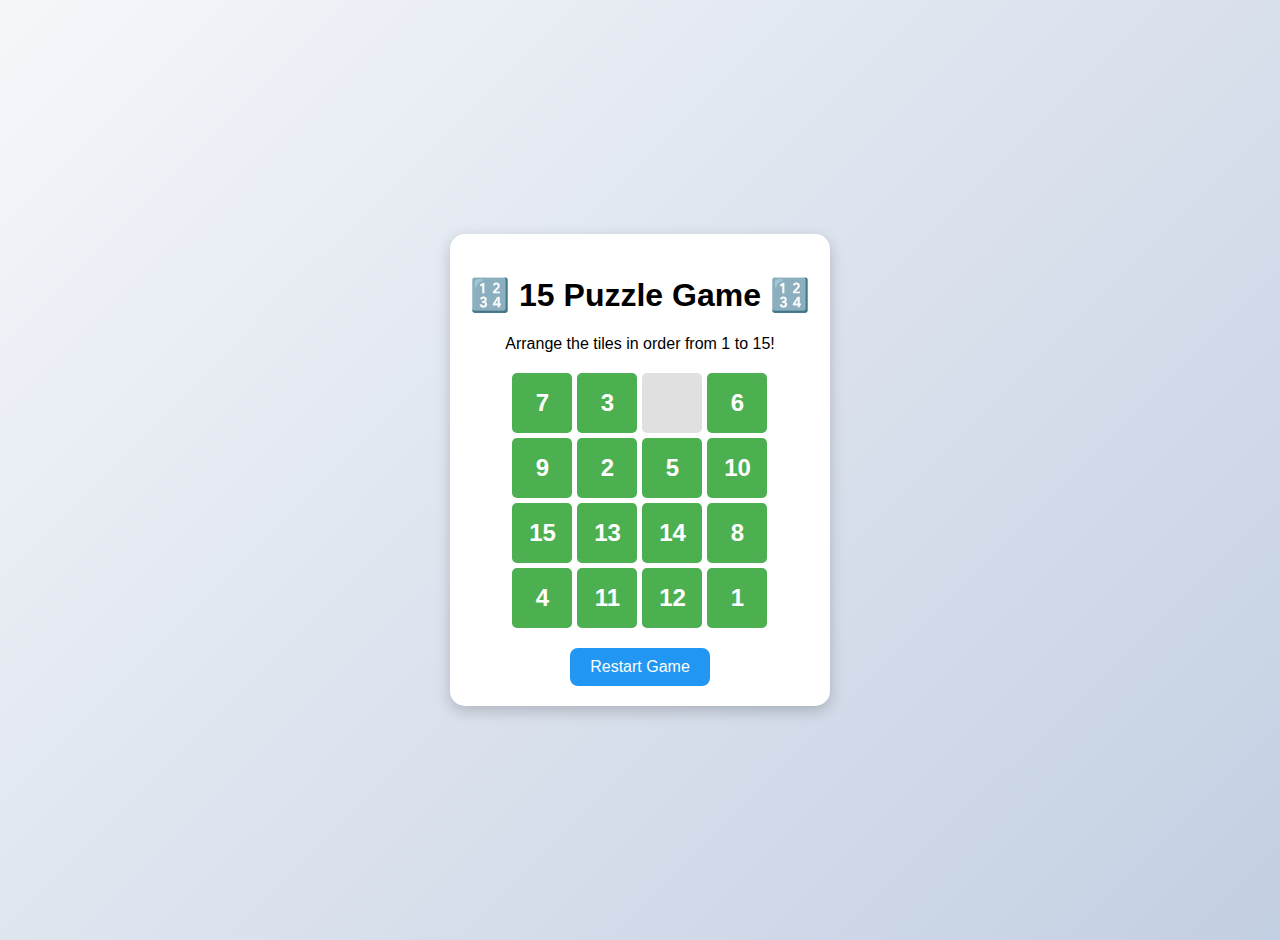
<file: projects/15 Sliding Puzzle/index.html>
<!DOCTYPE html>
<html lang="en">
<head>
  <meta charset="UTF-8">
  <meta name="viewport" content="width=device-width, initial-scale=1.0">
  <title>15 Puzzle Game</title>
  <link rel="stylesheet" href="style.css">
</head>
<body>
  <div class="container">
    <h1>🔢 15 Puzzle Game 🔢</h1>
    <p>Arrange the tiles in order from 1 to 15!</p>
    <div id="puzzle" class="puzzle"></div>
    <h2 id="message"></h2>
    <button id="restart">Restart Game</button>
  </div>

  <script src="script.js"></script>
</body>
</html>
</file>
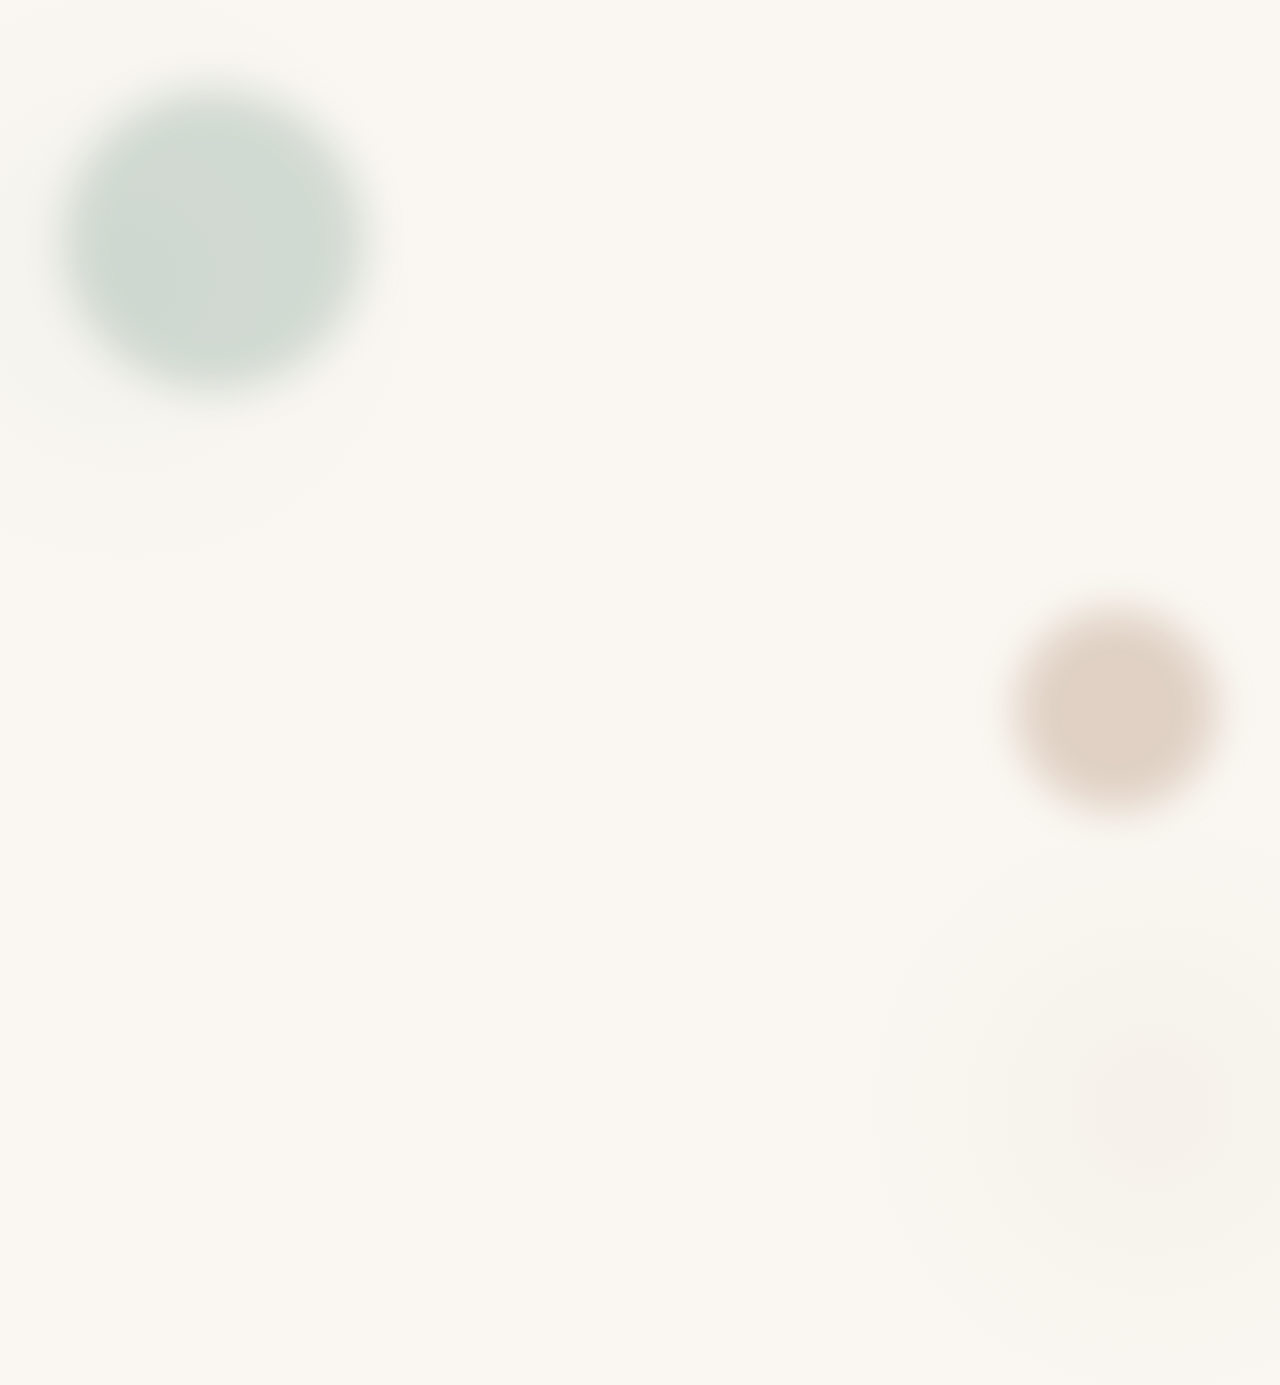
<file: projects/365Days/index.html>
<!DOCTYPE html>
<html lang="en">
<head>
    <meta charset="UTF-8">
    <meta name="viewport" content="width=device-width, initial-scale=1.0">
    <title>365 Days • Progress Tracker</title>
    <link rel="stylesheet" href="https://cdnjs.cloudflare.com/ajax/libs/font-awesome/6.4.0/css/all.min.css">
    <link href="https://fonts.googleapis.com/css2?family=Inter:wght@300;400;500;600&family=Playfair+Display:wght@400;500&display=swap" rel="stylesheet">
    <style>
        :root {
            --color-primary: #7C9D8E;
            --color-secondary: #D4C9B8;
            --color-accent: #A67B5B;
            --color-background: #FAF7F2;
            --color-text: #4A4A4A;
            --color-text-light: #8B8B8B;
            --color-card: rgba(255, 255, 255, 0.85);
            --shadow-subtle: 0 8px 30px rgba(0, 0, 0, 0.04);
            --shadow-elevated: 0 15px 40px rgba(0, 0, 0, 0.08);
            --border-radius: 20px;
            --transition-smooth: all 0.5s cubic-bezier(0.2, 0.8, 0.2, 1);
        }

        * {
            margin: 0;
            padding: 0;
            box-sizing: border-box;
        }

        body {
            font-family: 'Inter', sans-serif;
            background: var(--color-background);
            color: var(--color-text);
            min-height: 100vh;
            padding: 20px;
            display: flex;
            justify-content: center;
            align-items: center;
            background-image: 
                radial-gradient(circle at 10% 20%, rgba(124, 157, 142, 0.05) 0%, transparent 20%),
                radial-gradient(circle at 90% 80%, rgba(166, 123, 91, 0.05) 0%, transparent 20%);
            overflow-x: hidden;
        }

        .container {
            width: 100%;
            max-width: 1200px;
            padding: 30px;
        }

        /* Header Styles */
        .header {
            text-align: center;
            margin-bottom: 50px;
            position: relative;
        }

        .header::after {
            content: '';
            position: absolute;
            bottom: -20px;
            left: 50%;
            transform: translateX(-50%);
            width: 120px;
            height: 2px;
            background: linear-gradient(to right, transparent, var(--color-primary), transparent);
        }

        .main-title {
            font-family: 'Playfair Display', serif;
            font-size: 3.5rem;
            font-weight: 500;
            color: var(--color-primary);
            margin-bottom: 10px;
            letter-spacing: -0.5px;
        }

        .subtitle {
            font-size: 1.2rem;
            color: var(--color-text-light);
            font-weight: 300;
            letter-spacing: 1px;
        }

        .current-date {
            font-size: 1.3rem;
            color: var(--color-primary);
            margin-top: 20px;
            font-weight: 500;
            display: flex;
            align-items: center;
            justify-content: center;
            gap: 10px;
        }

        .current-date i {
            font-size: 1.1rem;
        }

        /* Stats Container */
        .stats-container {
            display: grid;
            grid-template-columns: repeat(auto-fit, minmax(250px, 1fr));
            gap: 25px;
            margin-bottom: 50px;
        }

        .stat-card {
            background: var(--color-card);
            border-radius: var(--border-radius);
            padding: 30px;
            box-shadow: var(--shadow-subtle);
            border: 1px solid rgba(255, 255, 255, 0.8);
            backdrop-filter: blur(10px);
            transition: var(--transition-smooth);
            position: relative;
            overflow: hidden;
        }

        .stat-card:hover {
            transform: translateY(-8px);
            box-shadow: var(--shadow-elevated);
        }

        .stat-card::before {
            content: '';
            position: absolute;
            top: 0;
            left: 0;
            width: 100%;
            height: 4px;
            background: linear-gradient(to right, var(--color-primary), var(--color-accent));
        }

        .stat-icon {
            font-size: 2.2rem;
            color: var(--color-primary);
            margin-bottom: 15px;
            opacity: 0.8;
        }

        .stat-value {
            font-size: 3.5rem;
            font-weight: 300;
            color: var(--color-primary);
            line-height: 1;
            margin-bottom: 5px;
            font-family: 'Playfair Display', serif;
        }

        .stat-label {
            font-size: 1.1rem;
            color: var(--color-text-light);
            font-weight: 400;
            letter-spacing: 0.5px;
        }

        /* Progress Circle */
        .progress-circle-container {
            display: flex;
            justify-content: center;
            margin: 50px 0;
        }

        .progress-circle {
            position: relative;
            width: 220px;
            height: 220px;
        }

        .circle-bg {
            fill: none;
            stroke: rgba(124, 157, 142, 0.1);
            stroke-width: 8;
        }

        .circle-progress {
            fill: none;
            stroke: var(--color-primary);
            stroke-width: 8;
            stroke-linecap: round;
            transform: rotate(-90deg);
            transform-origin: 50% 50%;
            transition: stroke-dashoffset 1.5s ease-in-out;
        }

        .circle-text {
            position: absolute;
            top: 50%;
            left: 50%;
            transform: translate(-50%, -50%);
            text-align: center;
        }

        .circle-percentage {
            font-size: 2.8rem;
            font-weight: 300;
            color: var(--color-primary);
            font-family: 'Playfair Display', serif;
        }

        .circle-label {
            font-size: 1rem;
            color: var(--color-text-light);
            letter-spacing: 1px;
            margin-top: 5px;
        }

        /* Year Dots */
        .year-dots-container {
            background: var(--color-card);
            border-radius: var(--border-radius);
            padding: 40px;
            box-shadow: var(--shadow-subtle);
            backdrop-filter: blur(10px);
            margin-bottom: 40px;
            border: 1px solid rgba(255, 255, 255, 0.8);
        }

        .months-indicator {
            display: flex;
            justify-content: space-between;
            margin-bottom: 25px;
            padding: 0 10px;
        }

        .month-label {
            font-size: 0.85rem;
            color: var(--color-text-light);
            font-weight: 500;
            text-transform: uppercase;
            letter-spacing: 1px;
        }

        .dots-grid {
            display: flex;
            flex-wrap: wrap;
            gap: 8px;
            justify-content: center;
        }

        .dot {
            width: 16px;
            height: 16px;
            border-radius: 50%;
            background-color: rgba(124, 157, 142, 0.1);
            transition: var(--transition-smooth);
            position: relative;
            overflow: hidden;
        }

        .dot::before {
            content: '';
            position: absolute;
            top: 0;
            left: 0;
            width: 100%;
            height: 100%;
            border-radius: 50%;
            background: inherit;
            z-index: 1;
        }

        .dot.filled {
            background-color: var(--color-primary);
            box-shadow: 0 4px 12px rgba(124, 157, 142, 0.3);
        }

        .dot.current {
            background-color: var(--color-accent);
            animation: pulse 2s infinite;
            box-shadow: 0 0 0 4px rgba(166, 123, 91, 0.2);
        }

        .dot.future {
            background-color: rgba(124, 157, 142, 0.05);
        }

        .dot:hover {
            transform: scale(1.3);
        }

        @keyframes pulse {
            0% { box-shadow: 0 0 0 0 rgba(166, 123, 91, 0.4); }
            70% { box-shadow: 0 0 0 10px rgba(166, 123, 91, 0); }
            100% { box-shadow: 0 0 0 0 rgba(166, 123, 91, 0); }
        }

        /* Theme Selector */
        .theme-selector {
            display: flex;
            justify-content: center;
            gap: 15px;
            margin-top: 40px;
        }

        .theme-btn {
            width: 50px;
            height: 50px;
            border-radius: 50%;
            border: 2px solid transparent;
            cursor: pointer;
            transition: var(--transition-smooth);
            position: relative;
            overflow: hidden;
            box-shadow: 0 5px 15px rgba(0, 0, 0, 0.05);
        }

        .theme-btn::after {
            content: '';
            position: absolute;
            top: 0;
            left: 0;
            width: 100%;
            height: 100%;
            border-radius: 50%;
            background: inherit;
        }

        .theme-btn:hover {
            transform: translateY(-5px) scale(1.1);
        }

        .theme-btn.active {
            border-color: var(--color-primary);
            box-shadow: 0 8px 20px rgba(0, 0, 0, 0.1);
        }

        .theme-btn i {
            position: absolute;
            top: 50%;
            left: 50%;
            transform: translate(-50%, -50%);
            color: white;
            font-size: 1.2rem;
            z-index: 2;
            text-shadow: 0 2px 5px rgba(0, 0, 0, 0.2);
        }

        /* Footer */
        .footer {
            text-align: center;
            margin-top: 50px;
            color: var(--color-text-light);
            font-size: 0.95rem;
            letter-spacing: 0.5px;
            padding-top: 30px;
            border-top: 1px solid rgba(124, 157, 142, 0.1);
        }

        .footer p {
            margin-bottom: 10px;
        }

        /* Responsive Design */
        @media (max-width: 992px) {
            .container {
                padding: 20px;
            }
            
            .main-title {
                font-size: 2.8rem;
            }
            
            .stat-value {
                font-size: 2.8rem;
            }
            
            .dot {
                width: 14px;
                height: 14px;
            }
        }

        @media (max-width: 768px) {
            .main-title {
                font-size: 2.2rem;
            }
            
            .stats-container {
                grid-template-columns: 1fr;
                gap: 20px;
            }
            
            .progress-circle {
                width: 180px;
                height: 180px;
            }
            
            .circle-percentage {
                font-size: 2.2rem;
            }
            
            .dot {
                width: 12px;
                height: 12px;
            }
            
            .dots-grid {
                gap: 6px;
            }
            
            .year-dots-container {
                padding: 25px;
            }
            
            .month-label {
                font-size: 0.7rem;
            }
        }

        @media (max-width: 480px) {
            .main-title {
                font-size: 1.9rem;
            }
            
            .subtitle {
                font-size: 1rem;
            }
            
            .stat-card {
                padding: 20px;
            }
            
            .dot {
                width: 10px;
                height: 10px;
            }
            
            .dots-grid {
                gap: 5px;
            }
            
            .theme-btn {
                width: 40px;
                height: 40px;
            }
        }

        /* Floating Background Elements */
        .floating-element {
            position: fixed;
            border-radius: 50%;
            z-index: -1;
            opacity: 0.3;
            filter: blur(20px);
        }

        .floating-1 {
            width: 300px;
            height: 300px;
            background: var(--color-primary);
            top: 10%;
            left: 5%;
            animation: float 20s infinite ease-in-out;
        }

        .floating-2 {
            width: 200px;
            height: 200px;
            background: var(--color-accent);
            bottom: 10%;
            right: 5%;
            animation: float 25s infinite ease-in-out reverse;
        }

        @keyframes float {
            0%, 100% { transform: translateY(0) rotate(0deg); }
            50% { transform: translateY(-30px) rotate(180deg); }
        }

        /* Load-in Animation */
        .animate-in {
            animation: fadeInUp 0.8s ease-out forwards;
            opacity: 0;
        }

        @keyframes fadeInUp {
            from {
                opacity: 0;
                transform: translateY(30px);
            }
            to {
                opacity: 1;
                transform: translateY(0);
            }
        }

        /* Custom Scrollbar */
        ::-webkit-scrollbar {
            width: 8px;
        }

        ::-webkit-scrollbar-track {
            background: rgba(124, 157, 142, 0.05);
            border-radius: 10px;
        }

        ::-webkit-scrollbar-thumb {
            background: var(--color-primary);
            border-radius: 10px;
        }
    </style>
</head>
<body>
    <!-- Floating Background Elements -->
    <div class="floating-element floating-1"></div>
    <div class="floating-element floating-2"></div>

    <div class="container">
        <!-- Header -->
        <header class="header animate-in" style="animation-delay: 0.1s">
            <h1 class="main-title">365 Days</h1>
            <p class="subtitle">Year Progress Tracker</p>
            <div class="current-date">
                <i class="fas fa-calendar-day"></i>
                <span id="currentDate">Loading...</span>
            </div>
        </header>

        <!-- Stats Cards -->
        <div class="stats-container">
            <div class="stat-card animate-in" style="animation-delay: 0.2s">
                <div class="stat-icon">
                    <i class="fas fa-check-circle"></i>
                </div>
                <div class="stat-value" id="daysCompleted">0</div>
                <div class="stat-label">Days Completed</div>
            </div>
            
            <div class="stat-card animate-in" style="animation-delay: 0.3s">
                <div class="stat-icon">
                    <i class="fas fa-hourglass-half"></i>
                </div>
                <div class="stat-value" id="daysLeft">365</div>
                <div class="stat-label">Days Remaining</div>
            </div>
            
            <div class="stat-card animate-in" style="animation-delay: 0.4s">
                <div class="stat-icon">
                    <i class="fas fa-chart-line"></i>
                </div>
                <div class="stat-value" id="percentage">0%</div>
                <div class="stat-label">Year Progress</div>
            </div>
        </div>

        <!-- Progress Circle -->
        <div class="progress-circle-container animate-in" style="animation-delay: 0.5s">
            <div class="progress-circle">
                <svg viewBox="0 0 100 100">
                    <circle class="circle-bg" cx="50" cy="50" r="45"></circle>
                    <circle class="circle-progress" cx="50" cy="50" r="45" stroke-dasharray="283" stroke-dashoffset="283"></circle>
                </svg>
                <div class="circle-text">
                    <div class="circle-percentage" id="circlePercentage">0%</div>
                    <div class="circle-label">Year Complete</div>
                </div>
            </div>
        </div>

        <!-- Year Dots -->
        <div class="year-dots-container animate-in" style="animation-delay: 0.6s">
            <div class="months-indicator">
                <span class="month-label">Jan</span>
                <span class="month-label">Mar</span>
                <span class="month-label">May</span>
                <span class="month-label">Jul</span>
                <span class="month-label">Sep</span>
                <span class="month-label">Nov</span>
                <span class="month-label">Dec</span>
            </div>
            
            <div class="dots-grid" id="yearDots">
                <!-- Dots will be generated by JavaScript -->
            </div>
        </div>

        <!-- Theme Selector -->
        <div class="theme-selector animate-in" style="animation-delay: 0.7s">
            <div class="theme-btn active" data-theme="sage" style="background: linear-gradient(135deg, #7C9D8E, #A6C1B6)">
                <i class="fas fa-leaf"></i>
            </div>
            <div class="theme-btn" data-theme="sand" style="background: linear-gradient(135deg, #D4C9B8, #EFE6D5)">
                <i class="fas fa-sun"></i>
            </div>
            <div class="theme-btn" data-theme="ocean" style="background: linear-gradient(135deg, #6A9FB5, #9BC1D9)">
                <i class="fas fa-water"></i>
            </div>
            <div class="theme-btn" data-theme="forest" style="background: linear-gradient(135deg, #5A8C7A, #89B89E)">
                <i class="fas fa-tree"></i>
            </div>
            <div class="theme-btn" data-theme="berry" style="background: linear-gradient(135deg, #B87C8C, #D9A6B3)">
                <i class="fas fa-heart"></i>
            </div>
        </div>

        <!-- Footer -->
        <footer class="footer animate-in" style="animation-delay: 0.8s">
            <p>Each dot represents a day in the year. Track your progress as time flows.</p>
            <p>Updates automatically • Hover over dots for details</p>
        </footer>
    </div>

    <script>
        document.addEventListener('DOMContentLoaded', function() {
            // DOM Elements
            const yearDotsContainer = document.getElementById('yearDots');
            const daysCompletedElement = document.getElementById('daysCompleted');
            const daysLeftElement = document.getElementById('daysLeft');
            const percentageElement = document.getElementById('percentage');
            const circlePercentageElement = document.getElementById('circlePercentage');
            const circleProgressElement = document.querySelector('.circle-progress');
            const currentDateElement = document.getElementById('currentDate');
            const themeButtons = document.querySelectorAll('.theme-btn');
            
            // Themes configuration
            const themes = {
                sage: {
                    primary: '#7C9D8E',
                    secondary: '#D4C9B8',
                    accent: '#A67B5B',
                    background: '#FAF7F2',
                    text: '#4A4A4A',
                    textLight: '#8B8B8B'
                },
                sand: {
                    primary: '#D4C9B8',
                    secondary: '#A67B5B',
                    accent: '#7C9D8E',
                    background: '#FBF9F5',
                    text: '#5A5A5A',
                    textLight: '#9B8B7A'
                },
                ocean: {
                    primary: '#6A9FB5',
                    secondary: '#A6C1D9',
                    accent: '#5A8C7A',
                    background: '#F5FAFC',
                    text: '#4A6A7A',
                    textLight: '#7A9FB5'
                },
                forest: {
                    primary: '#5A8C7A',
                    secondary: '#A6C1B6',
                    accent: '#7C9D8E',
                    background: '#F5F9F7',
                    text: '#3A5A4A',
                    textLight: '#7A9B8A'
                },
                berry: {
                    primary: '#B87C8C',
                    secondary: '#D9A6B3',
                    accent: '#8C6A9F',
                    background: '#FBF5F7',
                    text: '#5A4A5A',
                    textLight: '#9B7A8A'
                }
            };
            
            // Current theme
            let currentTheme = 'sage';
            
            // Initialize the dots for the year
            function initializeYearDots() {
                yearDotsContainer.innerHTML = '';
                
                // Check if current year is a leap year
                const now = new Date();
                const year = now.getFullYear();
                const isLeapYear = (year % 4 === 0 && year % 100 !== 0) || (year % 400 === 0);
                
                // Days in each month
                const daysInMonth = [31, isLeapYear ? 29 : 28, 31, 30, 31, 30, 31, 31, 30, 31, 30, 31];
                
                // Create dots for each day of the year
                for (let month = 0; month < 12; month++) {
                    for (let day = 1; day <= daysInMonth[month]; day++) {
                        const dot = document.createElement('div');
                        dot.className = 'dot';
                        dot.dataset.month = month;
                        dot.dataset.day = day;
                        yearDotsContainer.appendChild(dot);
                    }
                    
                    // Add a small spacer after each month
                    if (month < 11) {
                        const spacer = document.createElement('div');
                        spacer.style.width = '15px';
                        spacer.style.height = '16px';
                        spacer.style.flexShrink = '0';
                        if (window.innerWidth <= 768) spacer.style.width = '10px';
                        if (window.innerWidth <= 480) spacer.style.width = '5px';
                        yearDotsContainer.appendChild(spacer);
                    }
                }
                
                updateProgress();
            }
            
            // Update progress based on current date
            function updateProgress() {
                const now = new Date();
                const startOfYear = new Date(now.getFullYear(), 0, 1);
                const endOfYear = new Date(now.getFullYear(), 11, 31);
                
                // Calculate days completed and left
                const timeDiff = now - startOfYear;
                const daysCompleted = Math.floor(timeDiff / (1000 * 60 * 60 * 24)) + 1; // +1 to include today
                
                const totalDays = Math.floor((endOfYear - startOfYear) / (1000 * 60 * 60 * 24)) + 1;
                const daysLeft = totalDays - daysCompleted;
                const percentage = ((daysCompleted / totalDays) * 100).toFixed(1);
                
                // Update statistics
                daysCompletedElement.textContent = daysCompleted;
                daysLeftElement.textContent = daysLeft;
                percentageElement.textContent = `${percentage}%`;
                circlePercentageElement.textContent = `${percentage}%`;
                
                // Update progress circle
                const circleCircumference = 2 * Math.PI * 45; // r=45
                const offset = circleCircumference - (daysCompleted / totalDays) * circleCircumference;
                circleProgressElement.style.strokeDashoffset = offset;
                
                // Update current date display
                const monthName = now.toLocaleDateString('en-US', { month: 'long' });
                const day = now.getDate();
                const year = now.getFullYear();
                const daySuffix = getDaySuffix(day);
                const weekday = now.toLocaleDateString('en-US', { weekday: 'long' });
                
                currentDateElement.textContent = `${weekday}, ${monthName} ${day}${daySuffix}, ${year}`;
                
                // Update dots
                const dots = document.querySelectorAll('.dot');
                let dotIndex = 0;
                
                // Days in each month (considering leap year)
                const isLeapYear = (year % 4 === 0 && year % 100 !== 0) || (year % 400 === 0);
                const daysInMonth = [31, isLeapYear ? 29 : 28, 31, 30, 31, 30, 31, 31, 30, 31, 30, 31];
                
                dots.forEach(dot => {
                    const month = parseInt(dot.dataset.month);
                    const day = parseInt(dot.dataset.day);
                    
                    // Calculate day of year
                    let dayOfYear = day;
                    for (let i = 0; i < month; i++) {
                        dayOfYear += daysInMonth[i];
                    }
                    
                    // Update dot appearance based on progress
                    if (dayOfYear < daysCompleted) {
                        dot.className = 'dot filled';
                        dot.title = `${getMonthName(month)} ${day} - Completed`;
                    } else if (dayOfYear === daysCompleted) {
                        dot.className = 'dot filled current';
                        dot.title = `${getMonthName(month)} ${day} - Today`;
                    } else {
                        dot.className = 'dot future';
                        dot.title = `${getMonthName(month)} ${day} - Future`;
                    }
                    
                    dotIndex++;
                });
            }
            
            // Helper function to get day suffix
            function getDaySuffix(day) {
                if (day >= 11 && day <= 13) return 'th';
                switch (day % 10) {
                    case 1: return 'st';
                    case 2: return 'nd';
                    case 3: return 'rd';
                    default: return 'th';
                }
            }
            
            // Helper function to get month name
            function getMonthName(monthIndex) {
                const months = [
                    'January', 'February', 'March', 'April', 'May', 'June',
                    'July', 'August', 'September', 'October', 'November', 'December'
                ];
                return months[monthIndex];
            }
            
            // Theme switching functionality
            function setTheme(themeName) {
                currentTheme = themeName;
                const theme = themes[themeName];
                
                // Update CSS variables
                document.documentElement.style.setProperty('--color-primary', theme.primary);
                document.documentElement.style.setProperty('--color-secondary', theme.secondary);
                document.documentElement.style.setProperty('--color-accent', theme.accent);
                document.documentElement.style.setProperty('--color-background', theme.background);
                document.documentElement.style.setProperty('--color-text', theme.text);
                document.documentElement.style.setProperty('--color-text-light', theme.textLight);
                
                // Update floating elements
                document.querySelector('.floating-1').style.background = theme.primary;
                document.querySelector('.floating-2').style.background = theme.accent;
                
                // Update active theme button
                themeButtons.forEach(btn => {
                    if (btn.dataset.theme === themeName) {
                        btn.classList.add('active');
                    } else {
                        btn.classList.remove('active');
                    }
                });
            }
            
            // Event listeners for theme buttons
            themeButtons.forEach(btn => {
                btn.addEventListener('click', function() {
                    const themeName = this.dataset.theme;
                    setTheme(themeName);
                    
                    // Add click animation
                    this.style.transform = 'scale(0.9)';
                    setTimeout(() => {
                        this.style.transform = '';
                    }, 200);
                });
            });
            
            // Auto-update at midnight
            function scheduleMidnightUpdate() {
                const now = new Date();
                const midnight = new Date();
                midnight.setHours(24, 0, 0, 0);
                
                const timeUntilMidnight = midnight - now;
                
                setTimeout(() => {
                    updateProgress();
                    scheduleMidnightUpdate();
                    
                    // Add a subtle animation to indicate update
                    document.querySelector('.progress-circle').style.transform = 'scale(1.05)';
                    setTimeout(() => {
                        document.querySelector('.progress-circle').style.transform = 'scale(1)';
                    }, 300);
                }, timeUntilMidnight);
            }
            
            // Initialize the page
            initializeYearDots();
            updateProgress();
            scheduleMidnightUpdate();
            
            // Update every minute for edge cases
            setInterval(updateProgress, 60000);
            
            // Handle window resize
            window.addEventListener('resize', initializeYearDots);
            
            // Trigger entrance animations
            setTimeout(() => {
                document.querySelectorAll('.animate-in').forEach(el => {
                    el.style.animationPlayState = 'running';
                });
            }, 100);
            
            // Add a subtle parallax effect on mouse move
            document.addEventListener('mousemove', (e) => {
                const xAxis = (window.innerWidth / 2 - e.pageX) / 50;
                const yAxis = (window.innerHeight / 2 - e.pageY) / 50;
                
                document.querySelector('.floating-1').style.transform = `translate(${xAxis}px, ${yAxis}px)`;
                document.querySelector('.floating-2').style.transform = `translate(${-xAxis}px, ${-yAxis}px)`;
            });
        });
    </script>
</body>
</html>
</file>
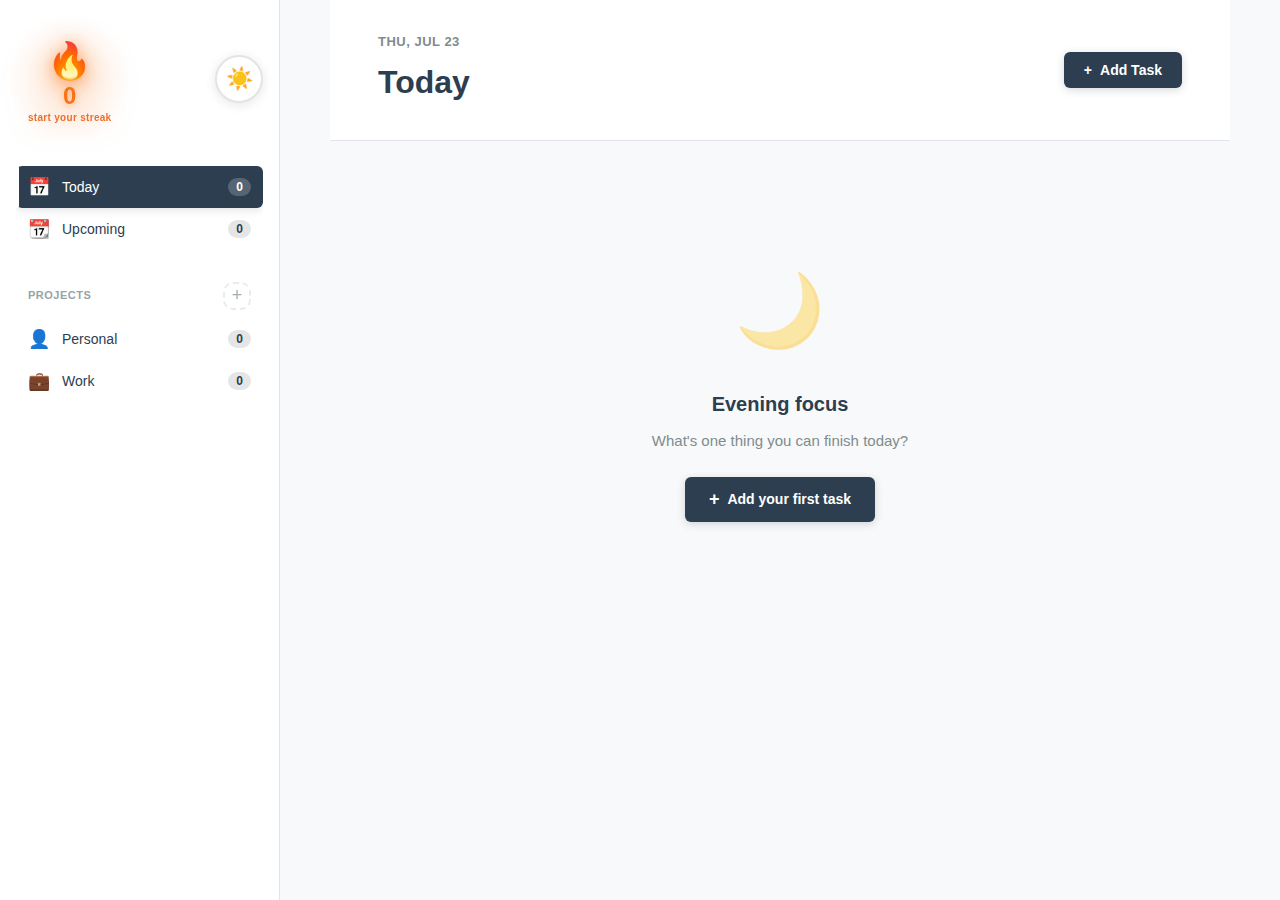
<file: projects/Advanced To-Do App/index.html>
<!DOCTYPE html>
<html lang="en">
  <head>
    <meta charset="UTF-8" />
    <meta name="viewport" content="width=device-width, initial-scale=1.0" />
    <title>Advanced To-Do App</title>
    <link rel="stylesheet" href="style.css" />
    <link rel="stylesheet" href="components.css" />
  </head>
  <body>
    <div class="app-container">
      <!-- Sidebar -->
      <aside class="sidebar">
        <div class="sidebar-header">
          <div class="streak-indicator" id="streakIndicator">
            <div class="streak-flame">🔥</div>
            <div class="streak-number" id="streakCount">0</div>
            <div class="streak-label">day streak!</div>
          </div>
          <!-- Theme Toggle -->
          <button
            class="theme-toggle"
            id="themeToggle"
            aria-label="Toggle theme"
          >
            <span class="theme-icon-light">☀️</span>
            <span class="theme-icon-dark">🌙</span>
          </button>
        </div>

        <nav class="sidebar-nav">
          <div class="nav-section">
            <button class="nav-item active" data-filter="today">
              <span class="nav-icon">📅</span>
              <span class="nav-label">Today</span>
              <span class="nav-count" id="todayCount">0</span>
            </button>
            <button class="nav-item" data-filter="upcoming">
              <span class="nav-icon">📆</span>
              <span class="nav-label">Upcoming</span>
              <span class="nav-count" id="upcomingCount">0</span>
            </button>
          </div>

          <div class="nav-section">
            <div class="section-header">
              <span>Projects</span>
              <button
                class="add-project-btn"
                id="addProjectBtn"
                aria-label="Add new project"
              >
                +
              </button>
            </div>
            <div id="projectsList"></div>
          </div>
        </nav>
      </aside>

      <!-- Main Content -->
      <main class="main-content">
        <header class="content-header">
          <div class="header-content">
            <div class="header-date" id="headerDate">Mon, 11 Jan</div>
            <h1 class="page-title" id="pageTitle">Today</h1>
          </div>
          <button class="btn-primary" id="addTaskBtn">
            <span>+</span> Add Task
          </button>
        </header>

        <div class="tasks-container" id="tasksContainer">
          <!-- Tasks will be rendered here -->
        </div>
      </main>
    </div>

    <!-- Add/Edit Task Modal -->
    <div class="modal" id="taskModal">
      <div class="modal-overlay" id="modalOverlay"></div>
      <div class="modal-content">
        <div class="modal-header">
          <h2 id="modalTitle">Add Task</h2>
          <button class="modal-close" id="modalClose" aria-label="Close">
            &times;
          </button>
        </div>
        <div class="modal-body">
          <div class="form-group">
            <label for="taskName">Task Name</label>
            <input
              type="text"
              id="taskName"
              placeholder="Enter task name"
              autocomplete="off"
            />
          </div>

          <div class="form-row">
            <div class="form-group">
              <label for="taskProject">Project</label>
              <select id="taskProject">
                <option value="personal">Personal</option>
                <option value="work">Work</option>
              </select>
            </div>

            <div class="form-group">
              <label for="taskPriority">Priority</label>
              <select id="taskPriority">
                <option value="low">Low</option>
                <option value="medium">Medium</option>
                <option value="high">High</option>
              </select>
            </div>
          </div>

          <div class="form-group">
            <label for="taskDate">Due Date</label>
            <input
              type="text"
              id="taskDate"
              placeholder="Select date"
              readonly
            />
          </div>

          <div class="form-group">
            <label for="taskDescription">Description (Optional)</label>
            <textarea
              id="taskDescription"
              rows="3"
              placeholder="Add description..."
            ></textarea>
          </div>
        </div>
        <div class="modal-footer">
          <button class="btn-secondary" id="modalCancel">Cancel</button>
          <button class="btn-primary" id="modalSave">Save</button>
        </div>
      </div>
    </div>

    <!-- Calendar Modal -->
    <div class="modal" id="calendarModal">
      <div class="modal-overlay" id="calendarOverlay"></div>
      <div class="modal-content calendar-modal">
        <div class="calendar-header">
          <button class="calendar-nav" id="prevMonth">‹</button>
          <h3 id="calendarTitle">January 2026</h3>
          <button class="calendar-nav" id="nextMonth">›</button>
        </div>
        <div class="calendar-grid" id="calendarGrid"></div>
      </div>
    </div>

    <!-- Celebration Popup -->
    <div class="celebration" id="celebration">
      <div class="celebration-content">
        <div class="celebration-emoji">🎉</div>
        <h3>Great Job!</h3>
        <p>You've completed all tasks for today!</p>
      </div>
    </div>

    <script src="storage.js"></script>
    <script src="calendar.js"></script>
    <script src="tasks.js"></script>
    <script src="app.js"></script>
  </body>
</html>
</file>
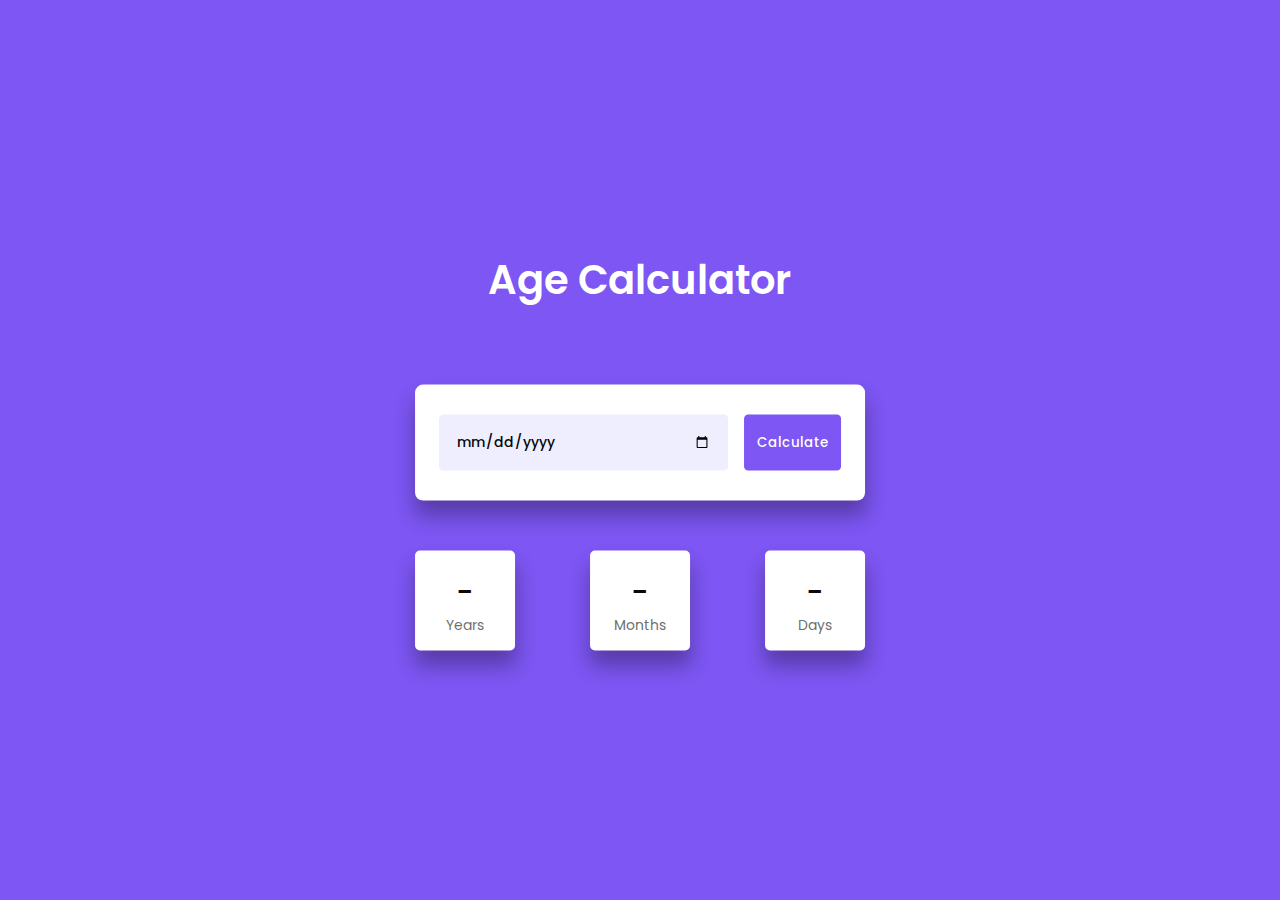
<file: projects/age-calculator-app/index.html>
<!DOCTYPE html>
<html lang="en">
<head>
    <meta charset="UTF-8">
    <meta name="viewport" content="width=device-width, initial-scale=1.0">
    <title>Age Calculator</title>
    <link
      href="https://fonts.googleapis.com/css2?family=Poppins:wght@400;500&display=swap"
      rel="stylesheet"
    />
    <!-- Stylesheet -->
    <link rel="stylesheet" href="style.css" />

</head>
<body>
    <div class="container">
        <h1>Age Calculator</h1>
        <div class="input-wrapper">
            <input type="date" id="date-input">
            <button id="calc-age-btn">Calculate</button>
        </div>
        <div class="output-wrapper">
            <div>
                <span id="years">-</span>
                <p>Years</p>
            </div>
            <div>
                <span id="months">-</span>
                <p>Months</p>
            </div>
            <div>
                <span id="days">-</span>
                <p>Days</p>
            </div>
        </div>
        
    </div>
    <script src="app.js"></script>
</body>
</html>
</file>
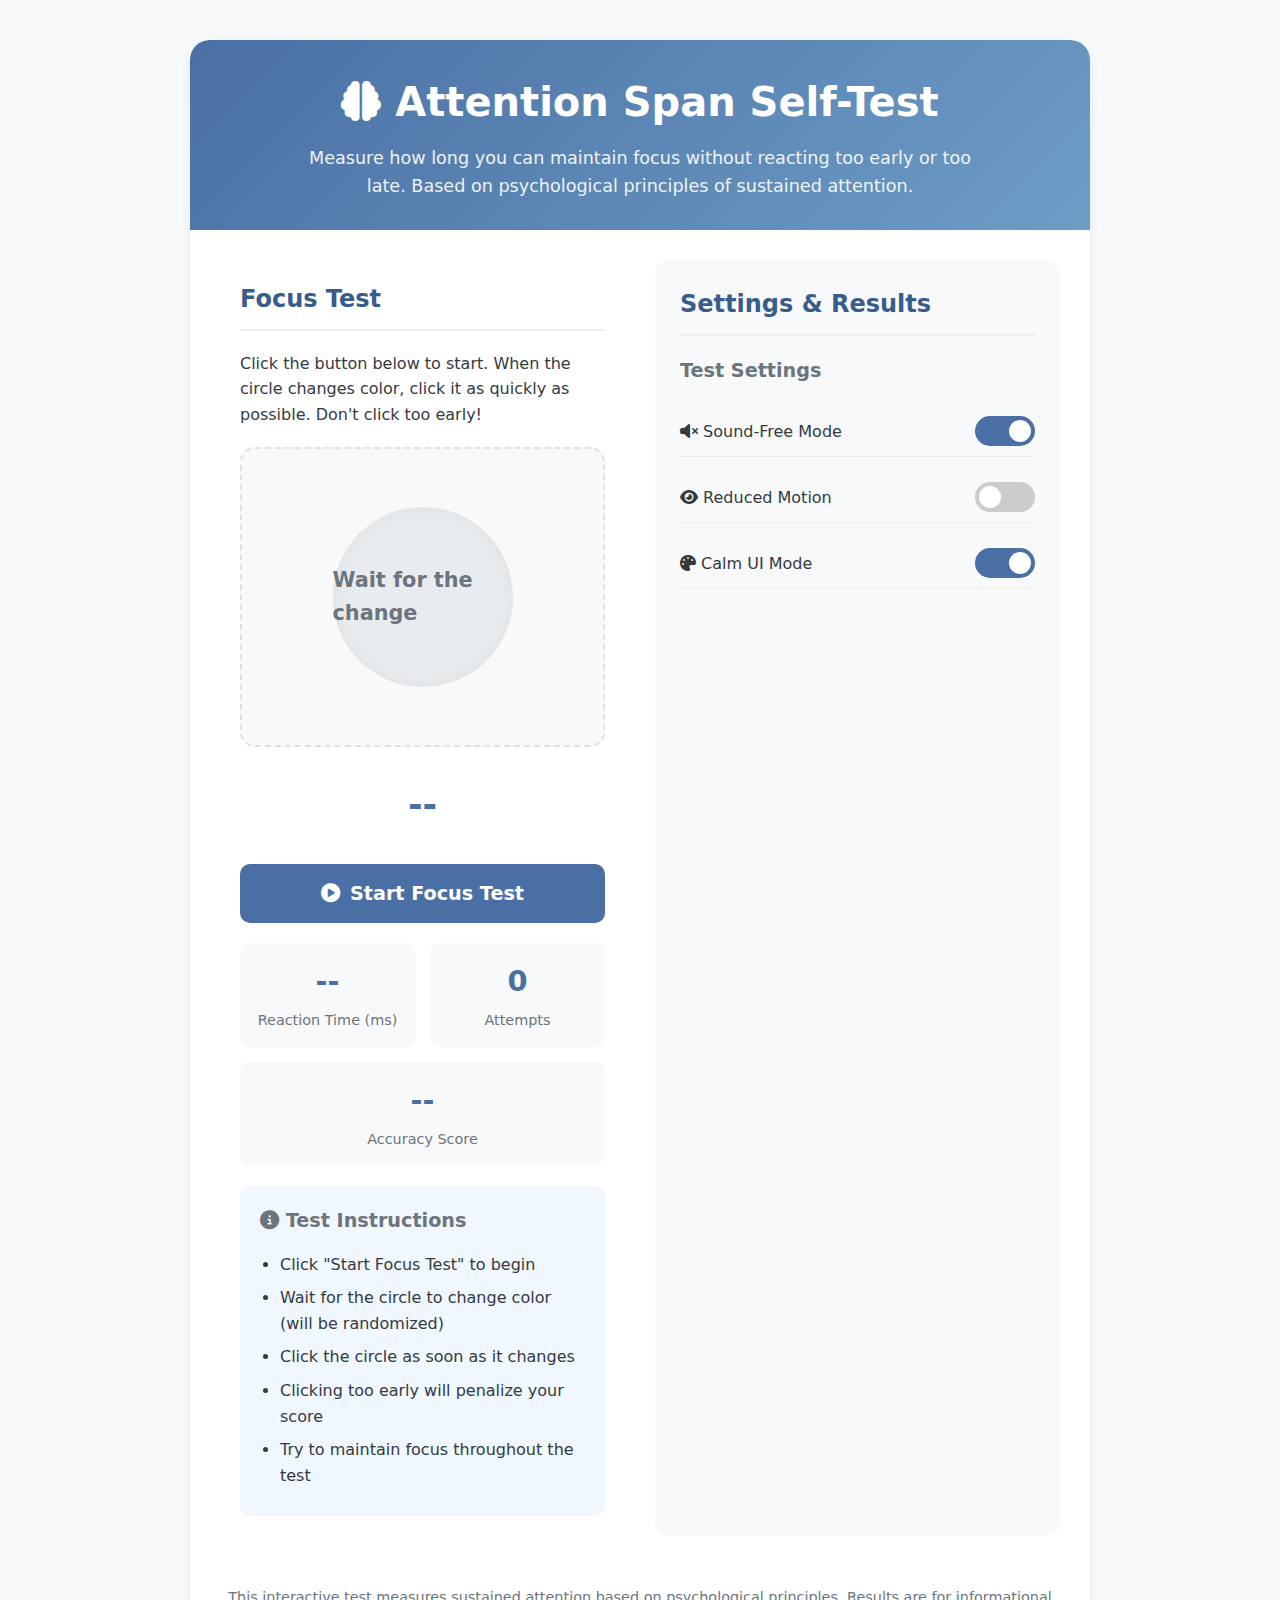
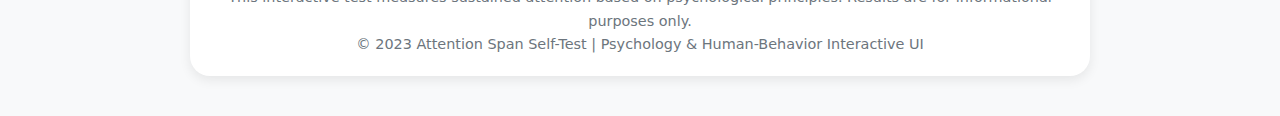
<file: projects/Attention-Span-Self-Test/index.html>
<!DOCTYPE html>
<html lang="en">
<head>
    <meta charset="UTF-8">
    <meta name="viewport" content="width=device-width, initial-scale=1.0">
    <title>Attention Span Self-Test</title>
    <link rel="stylesheet" href="https://cdnjs.cloudflare.com/ajax/libs/font-awesome/6.4.0/css/all.min.css">
   <link rel="stylesheet" href="style.css">
</head>
<body>
    <div class="container">
        <header>
            <h1><i class="fas fa-brain"></i> Attention Span Self-Test</h1>
            <p class="subtitle">Measure how long you can maintain focus without reacting too early or too late. Based on psychological principles of sustained attention.</p>
        </header>
        
        <div class="main-content">
            <div class="test-section">
                <h2>Focus Test</h2>
                <p>Click the button below to start. When the circle changes color, click it as quickly as possible. Don't click too early!</p>
                
                <div class="indicator-container">
                    <div class="indicator" id="visualIndicator">
                        <div class="indicator-text">Wait for the change</div>
                    </div>
                </div>
                
                <div class="timer" id="timer">--</div>
                
                <button class="btn btn-primary btn-large" id="startBtn">
                    <i class="fas fa-play-circle"></i> Start Focus Test
                </button>
                
                <div class="stats">
                    <div class="stat-item">
                        <div class="stat-value" id="reactionTime">--</div>
                        <div class="stat-label">Reaction Time (ms)</div>
                    </div>
                    <div class="stat-item">
                        <div class="stat-value" id="attemptCount">0</div>
                        <div class="stat-label">Attempts</div>
                    </div>
                    <div class="stat-item">
                        <div class="stat-value" id="accuracyScore">--</div>
                        <div class="stat-label">Accuracy Score</div>
                    </div>
                </div>
                
                <div class="instructions">
                    <h3><i class="fas fa-info-circle"></i> Test Instructions</h3>
                    <ul>
                        <li>Click "Start Focus Test" to begin</li>
                        <li>Wait for the circle to change color (will be randomized)</li>
                        <li>Click the circle as soon as it changes</li>
                        <li>Clicking too early will penalize your score</li>
                        <li>Try to maintain focus throughout the test</li>
                    </ul>
                </div>
            </div>
            
            <div class="control-panel">
                <h2>Settings & Results</h2>
                
                <div class="settings">
                    <h3>Test Settings</h3>
                    <div class="settings-options">
                        <div class="setting">
                            <span><i class="fas fa-volume-mute"></i> Sound-Free Mode</span>
                            <label class="toggle">
                                <input type="checkbox" id="soundToggle" checked>
                                <span class="slider"></span>
                            </label>
                        </div>
                        <div class="setting">
                            <span><i class="fas fa-eye"></i> Reduced Motion</span>
                            <label class="toggle">
                                <input type="checkbox" id="motionToggle">
                                <span class="slider"></span>
                            </label>
                        </div>
                        <div class="setting">
                            <span><i class="fas fa-palette"></i> Calm UI Mode</span>
                            <label class="toggle">
                                <input type="checkbox" id="calmUIToggle" checked>
                                <span class="slider"></span>
                            </label>
                        </div>
                    </div>
                </div>
                
                <div class="result-section" id="resultSection">
                    <h3>Your Attention Score</h3>
                    <div class="score-display" id="finalScore">--</div>
                    
                    <div class="meter">
                        <div class="meter-fill" id="accuracyMeter"></div>
                    </div>
                    <div class="attention-levels">
                        <span>Low</span>
                        <span>Average</span>
                        <span>High</span>
                    </div>
                    
                    <div class="feedback">
                        <h3>Feedback</h3>
                        <div class="feedback-message" id="feedbackMessage">
                            Complete the test to see your personalized feedback based on psychological attention span research.
                        </div>
                    </div>
                    
                    <button class="btn btn-secondary btn-large" id="retryBtn">
                        <i class="fas fa-redo"></i> Retry Test
                    </button>
                </div>
            </div>
        </div>
        
        <footer>
            <p>This interactive test measures sustained attention based on psychological principles. Results are for informational purposes only.</p>
            <p>© 2023 Attention Span Self-Test | Psychology & Human-Behavior Interactive UI</p>
        </footer>
    </div>

 <script src="script.js"></script>
</body>
</html>
</file>
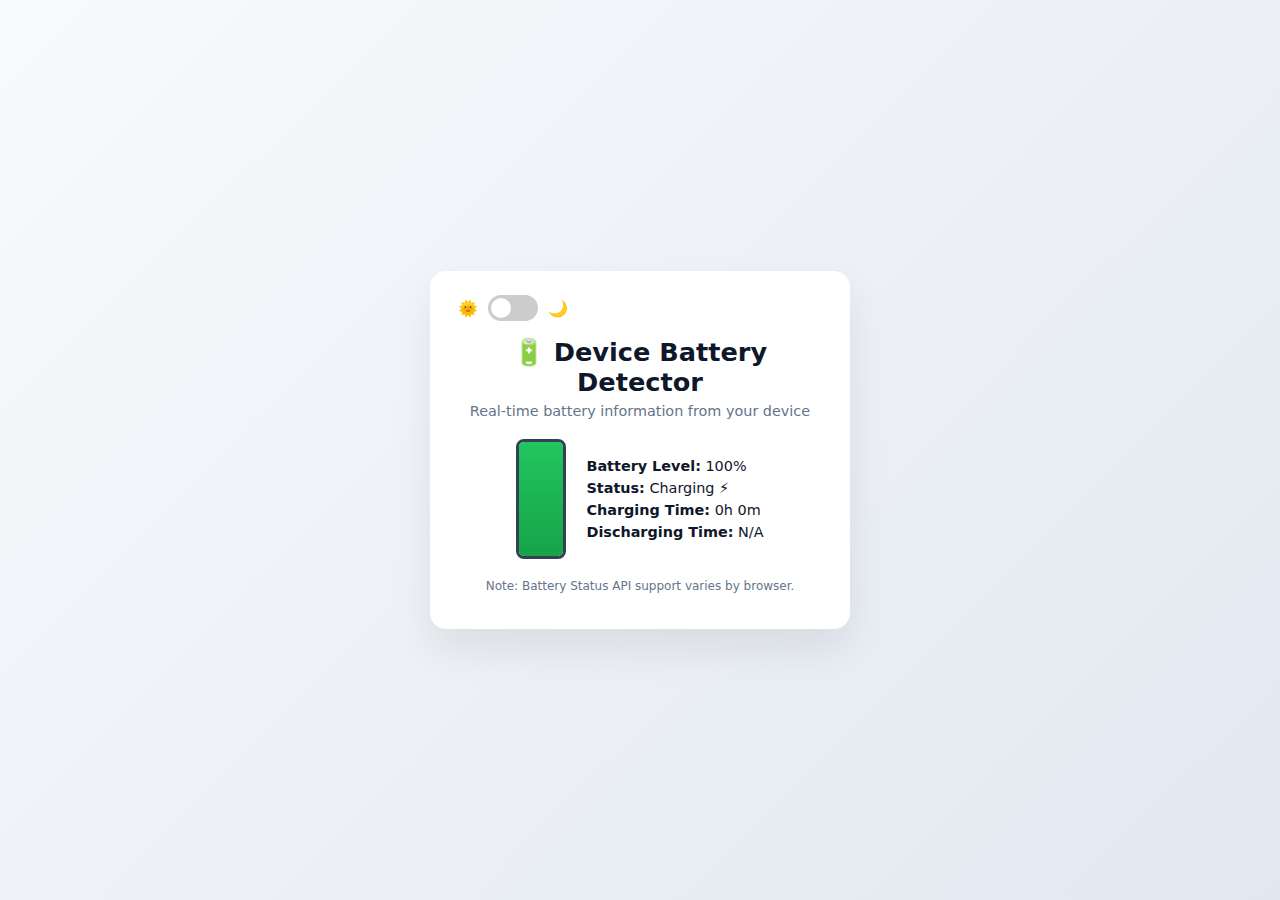
<file: projects/battery-detector/index.html>
<!DOCTYPE html>
<html lang="en">

<head>
  <meta charset="UTF-8" />
  <title>Device Battery Detector</title>
  <meta name="viewport" content="width=device-width, initial-scale=1.0" />
  <link rel="stylesheet" href="style.css" />
</head>

<body>

  <main class="container">
    <div class="theme-toggle">
      <span>🌞</span>
      <label class="switch">
        <input type="checkbox" id="themeToggle" />
        <span class="slider"></span>
      </label>
      <span>🌙</span>
    </div>


    <h1>🔋 Device Battery Detector</h1>
    <p class="subtitle">Real-time battery information from your device</p>

    <div class="battery-card">
      <div class="battery-visual">
        <div class="battery-level" id="batteryLevel"></div>
      </div>

      <div class="battery-info">
        <p><strong>Battery Level:</strong> <span id="levelText">--%</span></p>
        <p><strong>Status:</strong> <span id="statusText">--</span></p>
        <p><strong>Charging Time:</strong> <span id="chargingTime">--</span></p>
        <p><strong>Discharging Time:</strong> <span id="dischargingTime">--</span></p>
      </div>
    </div>

    <p class="note">
      Note: Battery Status API support varies by browser.
    </p>
  </main>

  <script src="script.js"></script>
</body>

</html>
</file>
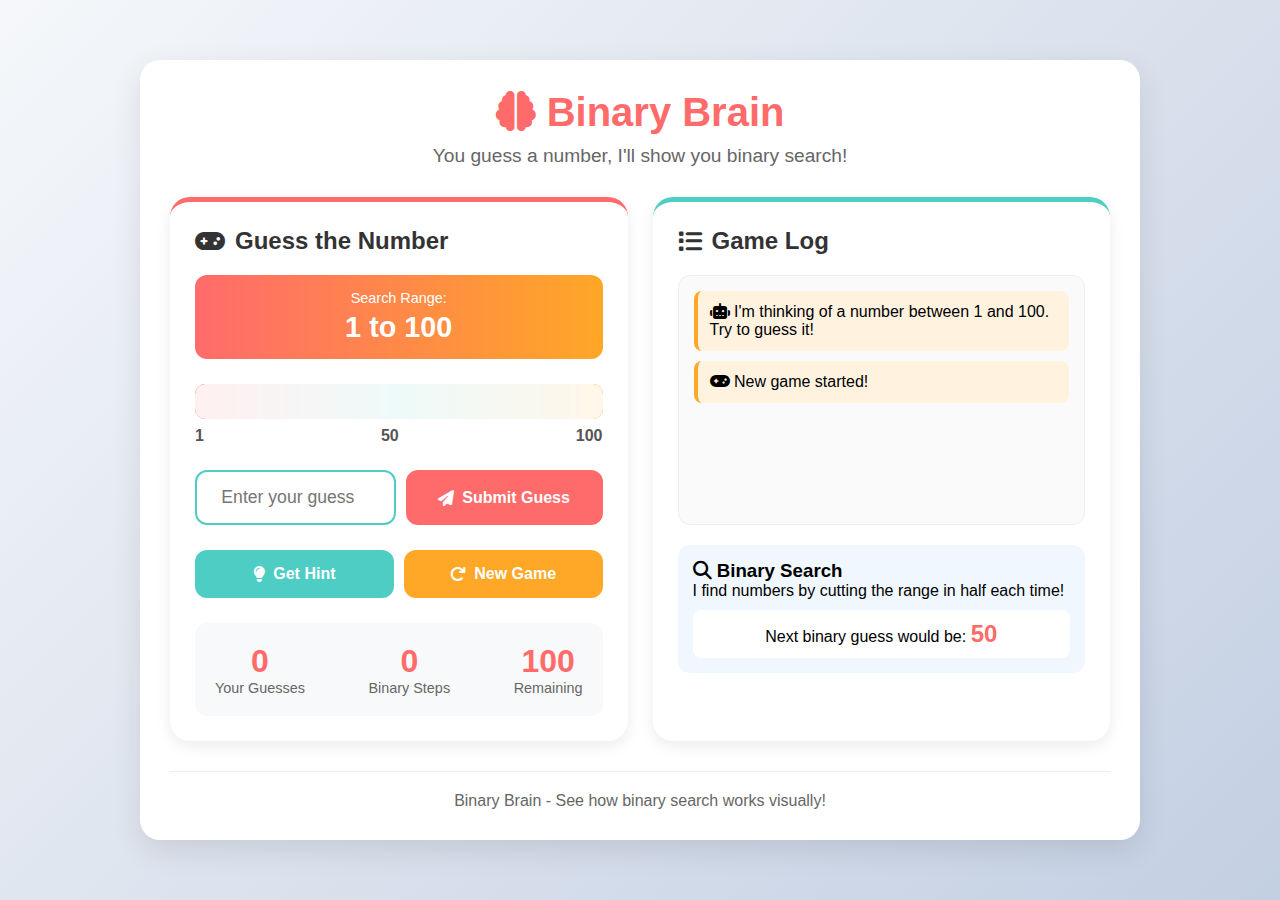
<file: projects/BinaryBrainGame/index.html>
<!DOCTYPE html>
<html lang="en">
<head>
    <meta charset="UTF-8">
    <meta name="viewport" content="width=device-width, initial-scale=1.0">
    <title>Binary Brain - Guess the Number</title>
    <link rel="stylesheet" href="style.css">
    <link rel="stylesheet" href="https://cdnjs.cloudflare.com/ajax/libs/font-awesome/6.4.0/css/all.min.css">
</head>
<body>
    <div class="container">
        <header>
            <h1><i class="fas fa-brain"></i> Binary Brain</h1>
            <p class="subtitle">You guess a number, I'll show you binary search!</p>
        </header>

        <div class="game-area">
            <!-- Left Card - Game -->
            <div class="card game-card">
                <h2><i class="fas fa-gamepad"></i> Guess the Number</h2>
                
                <div class="range-display">
                    <div class="range-label">Search Range:</div>
                    <div class="range-numbers">
                        <span id="min-value">1</span>
                        <span>to</span>
                        <span id="max-value">100</span>
                    </div>
                </div>
                
                <!-- Visual Range Bar -->
                <div class="range-bar-container">
                    <div class="range-bar-bg">
                        <div class="range-bar-fill" id="range-fill"></div>
                    </div>
                    <div class="range-labels">
                        <span id="current-min">1</span>
                        <span id="current-mid">50</span>
                        <span id="current-max">100</span>
                    </div>
                </div>
                
                <!-- Guess Input -->
                <div class="input-section">
                    <input type="number" id="guess-input" placeholder="Enter your guess" min="1" max="100">
                    <button id="guess-btn" class="btn guess-btn">
                        <i class="fas fa-paper-plane"></i> Submit Guess
                    </button>
                </div>
                
                <!-- Buttons -->
                <div class="button-group">
                    <button id="hint-btn" class="btn hint-btn">
                        <i class="fas fa-lightbulb"></i> Get Hint
                    </button>
                    <button id="new-game-btn" class="btn new-game-btn">
                        <i class="fas fa-redo"></i> New Game
                    </button>
                </div>
                
                <!-- Stats -->
                <div class="stats">
                    <div class="stat">
                        <div class="stat-value" id="user-guesses">0</div>
                        <div class="stat-label">Your Guesses</div>
                    </div>
                    <div class="stat">
                        <div class="stat-value" id="binary-steps">0</div>
                        <div class="stat-label">Binary Steps</div>
                    </div>
                    <div class="stat">
                        <div class="stat-value" id="remaining">100</div>
                        <div class="stat-label">Remaining</div>
                    </div>
                </div>
            </div>
            
            <!-- Right Card - Log -->
            <div class="card log-card">
                <h2><i class="fas fa-list"></i> Game Log</h2>
                <div class="log-container" id="game-log">
                    <div class="log-message system">
                        <i class="fas fa-robot"></i> I'm thinking of a number between 1 and 100. Try to guess it!
                    </div>
                </div>
                
                <div class="binary-info">
                    <h3><i class="fas fa-search"></i> Binary Search</h3>
                    <p>I find numbers by cutting the range in half each time!</p>
                    <div class="next-guess">
                        <p>Next binary guess would be: <span id="next-guess">50</span></p>
                    </div>
                </div>
            </div>
        </div>
        
        <footer>
            <p>Binary Brain - See how binary search works visually!</p>
        </footer>
    </div>

    <script src="script.js"></script>
</body>
</html>
</file>
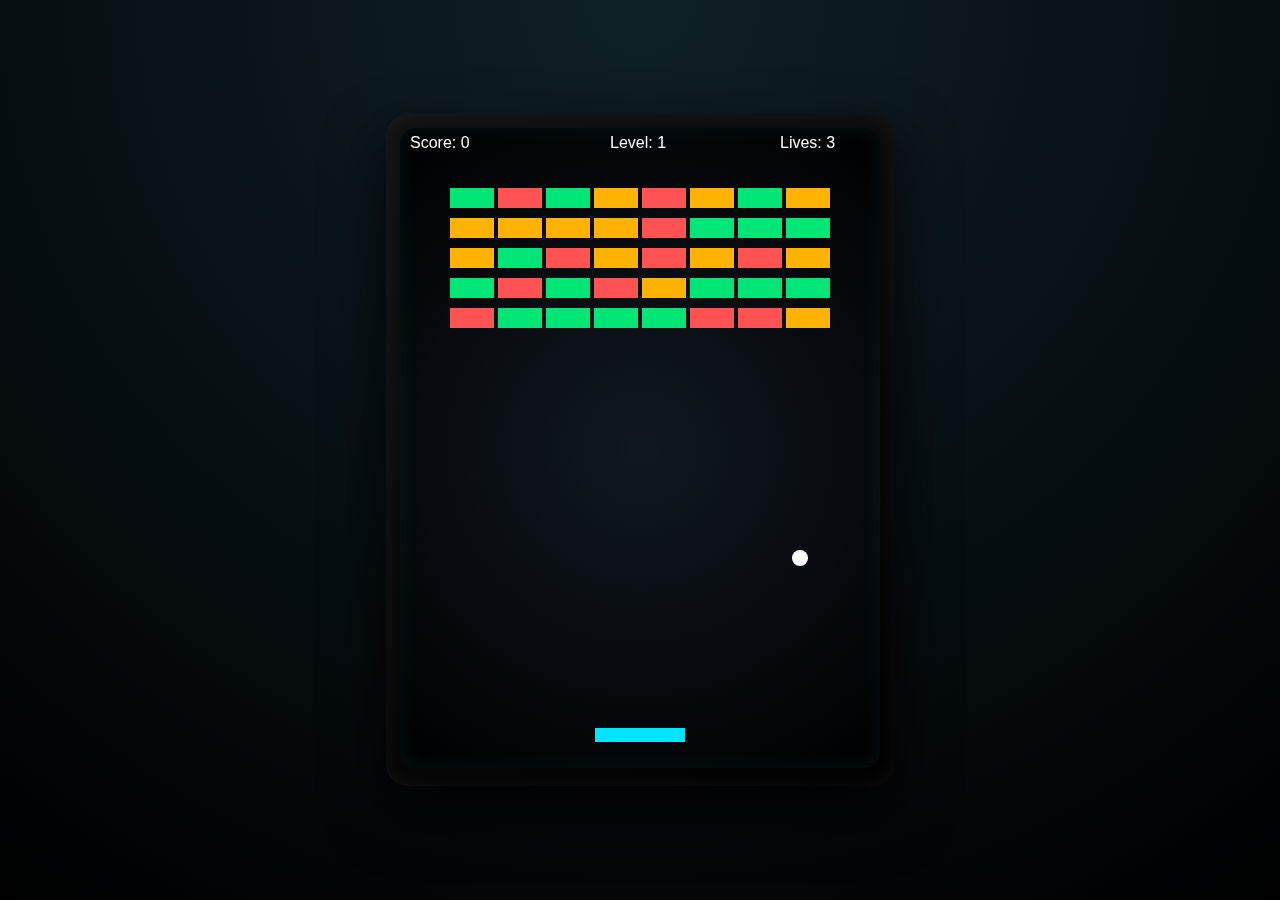
<file: projects/breakout/index.html>
<!DOCTYPE html>
<html lang="en">
<head>
  <meta charset="UTF-8">
  <title>Breakout</title>
  <link rel="stylesheet" href="style.css">
</head>
<body>

<div class="game-container">
  <canvas id="game" width="480" height="640"></canvas>
</div>

<script src="script.js"></script>
</body>
</html>
</file>
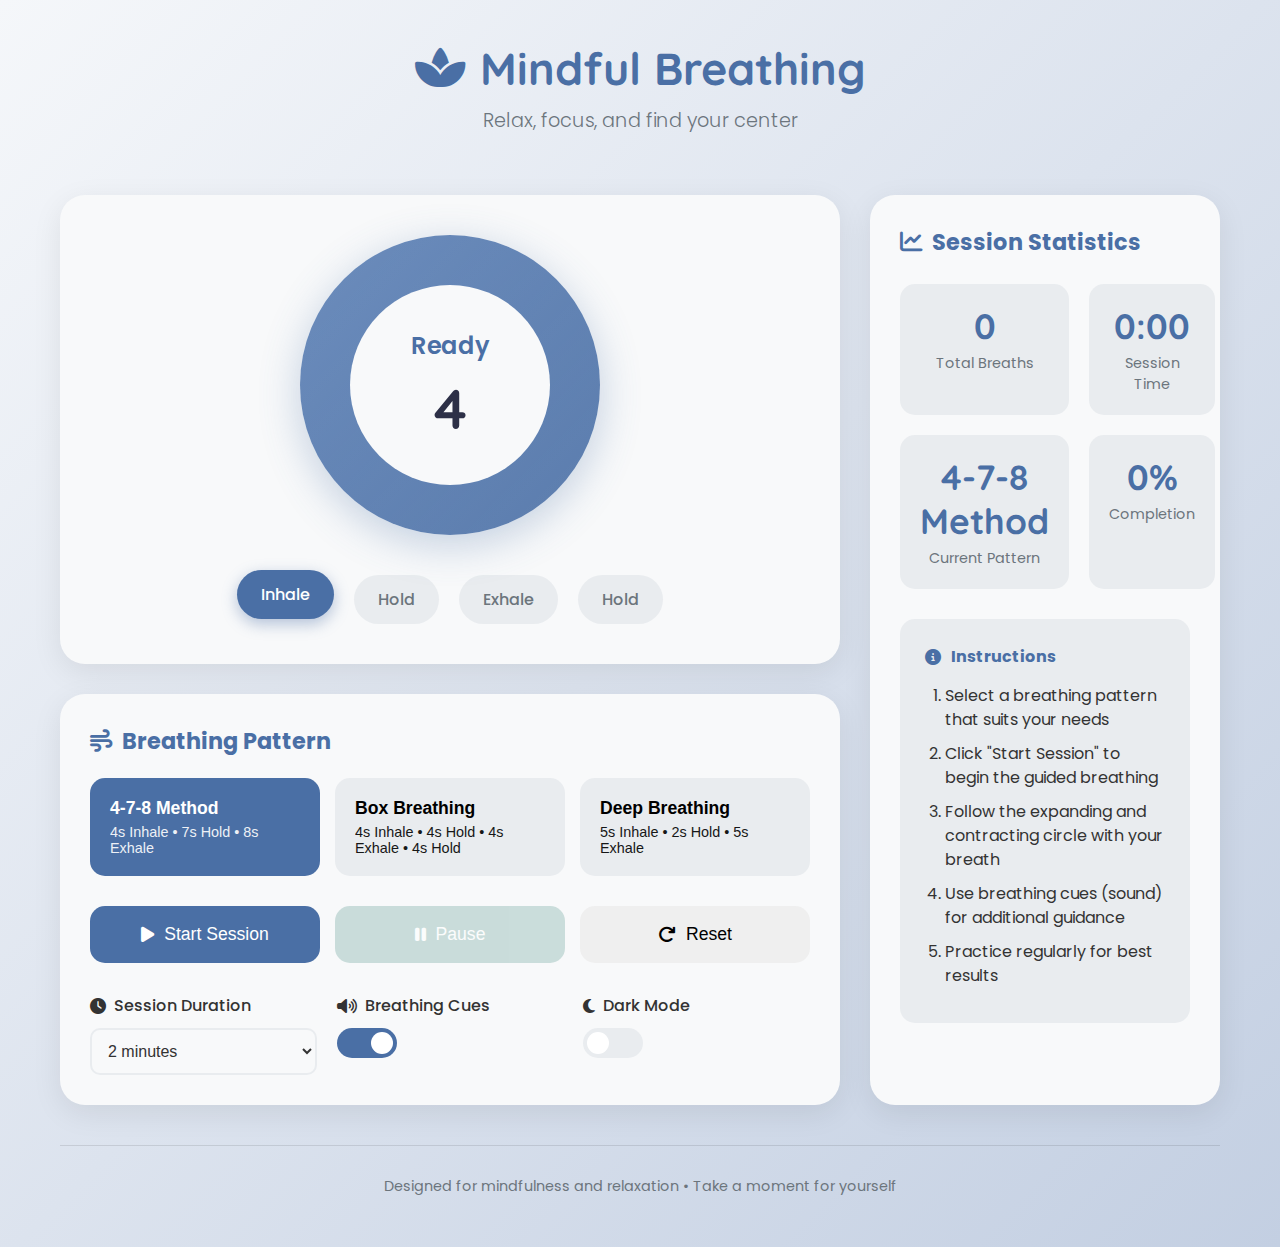
<file: projects/BreathingInterface/index.html>
<!DOCTYPE html>
<html lang="en">
<head>
    <meta charset="UTF-8">
    <meta name="viewport" content="width=device-width, initial-scale=1.0">
    <title>Mindful Breathing Exercise</title>
    <link rel="stylesheet" href="styles.css">
    <link rel="stylesheet" href="https://cdnjs.cloudflare.com/ajax/libs/font-awesome/6.4.0/css/all.min.css">
    <link href="https://fonts.googleapis.com/css2?family=Poppins:wght@300;400;500;600&family=Quicksand:wght@400;500;700&display=swap" rel="stylesheet">
</head>
<body>
    <div class="container">
        <header>
            <h1><i class="fas fa-spa"></i> Mindful Breathing</h1>
            <p class="subtitle">Relax, focus, and find your center</p>
        </header>

        <div class="app-container">
            <div class="main-content">
                <div class="breathing-visualizer">
                    <div class="circle-container">
                        <div class="outer-circle">
                            <div class="inner-circle" id="breathing-circle">
                                <div class="circle-text" id="breath-phase">Breathe In</div>
                                <div class="timer" id="countdown">4</div>
                            </div>
                        </div>
                        <div class="breath-indicators">
                            <div class="indicator inhale active"><span>Inhale</span></div>
                            <div class="indicator hold1"><span>Hold</span></div>
                            <div class="indicator exhale"><span>Exhale</span></div>
                            <div class="indicator hold2"><span>Hold</span></div>
                        </div>
                    </div>
                </div>

                <div class="controls">
                    <div class="pattern-selector">
                        <h3><i class="fas fa-wind"></i> Breathing Pattern</h3>
                        <div class="pattern-options">
                            <button class="pattern-btn active" data-pattern="4-7-8">
                                <div class="pattern-name">4-7-8 Method</div>
                                <div class="pattern-desc">4s Inhale • 7s Hold • 8s Exhale</div>
                            </button>
                            <button class="pattern-btn" data-pattern="box">
                                <div class="pattern-name">Box Breathing</div>
                                <div class="pattern-desc">4s Inhale • 4s Hold • 4s Exhale • 4s Hold</div>
                            </button>
                            <button class="pattern-btn" data-pattern="deep">
                                <div class="pattern-name">Deep Breathing</div>
                                <div class="pattern-desc">5s Inhale • 2s Hold • 5s Exhale</div>
                            </button>
                        </div>
                    </div>

                    <div class="session-controls">
                        <button id="startBtn" class="control-btn primary">
                            <i class="fas fa-play"></i> Start Session
                        </button>
                        <button id="pauseBtn" class="control-btn secondary" disabled>
                            <i class="fas fa-pause"></i> Pause
                        </button>
                        <button id="resetBtn" class="control-btn">
                            <i class="fas fa-redo"></i> Reset
                        </button>
                    </div>

                    <div class="session-settings">
                        <div class="setting">
                            <label for="duration"><i class="fas fa-clock"></i> Session Duration</label>
                            <select id="duration">
                                <option value="1">1 minute</option>
                                <option value="2" selected>2 minutes</option>
                                <option value="5">5 minutes</option>
                                <option value="10">10 minutes</option>
                            </select>
                        </div>
                        
                        <div class="setting">
                            <label for="soundToggle"><i class="fas fa-volume-up"></i> Breathing Cues</label>
                            <div class="toggle-switch">
                                <input type="checkbox" id="soundToggle" checked>
                                <label for="soundToggle" class="toggle-slider"></label>
                            </div>
                        </div>

                        <div class="setting">
                            <label for="themeToggle"><i class="fas fa-moon"></i> Dark Mode</label>
                            <div class="toggle-switch">
                                <input type="checkbox" id="themeToggle">
                                <label for="themeToggle" class="toggle-slider"></label>
                            </div>
                        </div>
                    </div>
                </div>
            </div>

            <div class="stats-panel">
                <h3><i class="fas fa-chart-line"></i> Session Statistics</h3>
                <div class="stats-grid">
                    <div class="stat-card">
                        <div class="stat-value" id="totalBreaths">0</div>
                        <div class="stat-label">Total Breaths</div>
                    </div>
                    <div class="stat-card">
                        <div class="stat-value" id="sessionTime">0:00</div>
                        <div class="stat-label">Session Time</div>
                    </div>
                    <div class="stat-card">
                        <div class="stat-value" id="currentPattern">4-7-8</div>
                        <div class="stat-label">Current Pattern</div>
                    </div>
                    <div class="stat-card">
                        <div class="stat-value" id="completion">0%</div>
                        <div class="stat-label">Completion</div>
                    </div>
                </div>
                
                <div class="instructions">
                    <h4><i class="fas fa-info-circle"></i> Instructions</h4>
                    <ol>
                        <li>Select a breathing pattern that suits your needs</li>
                        <li>Click "Start Session" to begin the guided breathing</li>
                        <li>Follow the expanding and contracting circle with your breath</li>
                        <li>Use breathing cues (sound) for additional guidance</li>
                        <li>Practice regularly for best results</li>
                    </ol>
                </div>
            </div>
        </div>

        <footer>
            <p>Designed for mindfulness and relaxation • Take a moment for yourself</p>
        </footer>
    </div>

    <audio id="inhaleSound" src="https://assets.mixkit.co/sfx/preview/mixkit-deep-arcade-game-notification-234.mp3" preload="auto"></audio>
    <audio id="exhaleSound" src="https://assets.mixkit.co/sfx/preview/mixkit-magic-sparkles-300.mp3" preload="auto"></audio>

    <script src="script.js"></script>
</body>
</html>
</file>
<file: projects/15 Sliding Puzzle/style.css>
body {
  font-family: Arial, sans-serif;
  text-align: center;
  background: #f0f8ff;
  padding: 20px;
  margin: 0;
  min-height: 100vh;
  display: flex;
  justify-content: center;   /* Horizontal center */
  align-items: center;       /* Vertical center */
  font-family: Arial, sans-serif;
  background: linear-gradient(135deg, #f5f7fa, #c3cfe2);
}

.container {
  max-width: 400px;
  margin: auto;
  background: white;
  padding: 20px;
  border-radius: 15px;
  box-shadow: 0 5px 15px rgba(0,0,0,0.2);
}

.puzzle {
  display: grid;
  grid-template-columns: repeat(4, 60px);
  grid-gap: 5px;
  justify-content: center;
  margin: 20px 0;
}

.tile {
  width: 60px;
  height: 60px;
  background: #4CAF50;
  color: white;
  display: flex;
  justify-content: center;
  align-items: center;
  font-weight: bold;
  font-size: 1.5rem;
  border-radius: 5px;
  cursor: pointer;
  user-select: none;
  transition: all 0.2s ease;
}

.tile.empty {
  background: #e0e0e0;
  cursor: default;
}

button {
  padding: 10px 20px;
  font-size: 16px;
  border: none;
  border-radius: 8px;
  background-color: #2196F3;
  color: white;
  cursor: pointer;
}

button:hover {
  background-color: #1976D2;
}

h2 {
  margin: 10px 0;
}

/* Mobile responsiveness */
@media (max-width: 400px) {
  .puzzle {
    grid-template-columns: repeat(4, 40px);
    grid-gap: 4px;
  }
  .tile {
    width: 40px;
    height: 40px;
    font-size: 1rem;
  }
}
</file>
<file: projects/Advanced To-Do App/style.css>
/* Main Styles - Base & Layout */

:root {
  --primary: #2c3e50;
  --primary-dark: #1a252f;
  --secondary: #3498db;
  --accent: #e74c3c;
  --success: #27ae60;
  --warning: #f39c12;

  --bg-main: #f8f9fa;
  --bg-sidebar: #ffffff;
  --bg-card: #ffffff;

  --text-primary: #2c3e50;
  --text-secondary: #7f8c8d;
  --text-muted: #95a5a6;

  --border: #e1e4e8;
  --shadow-sm: 0 1px 3px rgba(0, 0, 0, 0.08);
  --shadow-md: 0 4px 12px rgba(0, 0, 0, 0.1);
  --shadow-lg: 0 10px 25px rgba(0, 0, 0, 0.15);

  --radius-sm: 6px;
  --radius-md: 10px;
  --radius-lg: 14px;

  --transition: all 0.2s ease;
}

/* Dark Mode Variables */
[data-theme="dark"] {
  --primary: #3b82f6;
  --primary-dark: #2563eb;
  --secondary: #60a5fa;
  --accent: #f87171;
  --success: #34d399;
  --warning: #fbbf24;

  --bg-main: #0f172a;
  --bg-sidebar: #1e293b;
  --bg-card: #1e293b;

  --text-primary: #f1f5f9;
  --text-secondary: #cbd5e1;
  --text-muted: #94a3b8;

  --border: #334155;
  --shadow-sm: 0 1px 3px rgba(0, 0, 0, 0.3);
  --shadow-md: 0 4px 12px rgba(0, 0, 0, 0.4);
  --shadow-lg: 0 10px 25px rgba(0, 0, 0, 0.5);
}

* {
  margin: 0;
  padding: 0;
  box-sizing: border-box;
}

body {
  font-family: -apple-system, BlinkMacSystemFont, "Segoe UI", Roboto,
    "Helvetica Neue", Arial, sans-serif;
  background: var(--bg-main);
  color: var(--text-primary);
  line-height: 1.6;
}

.app-container {
  display: flex;
  height: 100vh;
  overflow: hidden;
}

/* Sidebar */
.sidebar {
  width: 280px;
  background: var(--bg-sidebar);
  border-right: 1px solid var(--border);
  display: flex;
  flex-direction: column;
  padding: 24px 16px;
}

.sidebar-header {
  display: flex;
  justify-content: space-between;
  align-items: center;
  margin-bottom: 32px;
  gap: 12px;
}

.sidebar-header .theme-toggle {
  position: relative;
  top: 0;
  right: 0;
  margin-left: auto;
}

.streak-indicator {
  display: flex;
  flex-direction: column;
  align-items: center;
  justify-content: center;
  padding: 8px 12px;
  background: transparent;
  border-radius: var(--radius-md);
  color: #f97316;
  position: relative;
  filter: drop-shadow(0 4px 12px rgba(249, 115, 22, 0.3));
  cursor: pointer;
  transition: all 0.2s ease;
}

.streak-indicator:hover {
  transform: scale(1.05);
  filter: drop-shadow(0 6px 16px rgba(249, 115, 22, 0.4));
}

.streak-indicator:active {
  transform: scale(0.98);
}

.streak-indicator::before {
  content: "";
  position: absolute;
  top: 50%;
  left: 50%;
  transform: translate(-50%, -50%);
  width: 120%;
  height: 120%;
  background: radial-gradient(
    circle,
    rgba(249, 115, 22, 0.15) 0%,
    transparent 70%
  );
  pointer-events: none;
  z-index: 0;
}

.streak-flame {
  font-size: 36px;
  filter: drop-shadow(0 2px 8px rgba(249, 115, 22, 0.5));
  margin-bottom: -6px;
  animation: flicker 2s ease-in-out infinite;
  z-index: 1;
  transition: transform 0.3s cubic-bezier(0.34, 1.56, 0.64, 1);
}

.streak-flame.celebrate {
  animation: streakCelebrate 0.6s ease-out;
}

@keyframes streakCelebrate {
  0% {
    transform: scale(1);
  }
  50% {
    transform: scale(1.3);
    filter: drop-shadow(0 4px 16px rgba(249, 115, 22, 0.8));
  }
  100% {
    transform: scale(1);
  }
}

@keyframes flicker {
  0%,
  100% {
    transform: scale(1);
    filter: drop-shadow(0 2px 8px rgba(249, 115, 22, 0.5));
  }
  50% {
    transform: scale(1.05);
    filter: drop-shadow(0 3px 12px rgba(249, 115, 22, 0.7));
  }
}

.streak-number {
  font-size: 24px;
  font-weight: 800;
  line-height: 1;
  position: relative;
  z-index: 1;
  margin-bottom: 2px;
  text-shadow: 0 2px 6px rgba(249, 115, 22, 0.4);
}

.streak-label {
  font-size: 10px;
  font-weight: 600;
  text-transform: lowercase;
  letter-spacing: 0.3px;
  position: relative;
  z-index: 1;
  opacity: 0.85;
  color: #ea580c;
}

.add-project-btn {
  width: 42px;
  height: 42px;
  border-radius: var(--radius-md);
  border: 2px dashed var(--border);
  background: transparent;
  color: var(--text-secondary);
  font-size: 24px;
  cursor: pointer;
  transition: all 0.2s ease;
  display: flex;
  align-items: center;
  justify-content: center;
}

.add-project-btn:hover {
  border-color: var(--secondary);
  color: var(--secondary);
  background: rgba(52, 152, 219, 0.05);
  transform: scale(1.05);
}

/* Navigation */
.sidebar-nav {
  flex: 1;
  overflow-y: auto;
}

.nav-section {
  margin-bottom: 24px;
}

.section-header {
  display: flex;
  align-items: center;
  justify-content: space-between;
  font-size: 11px;
  font-weight: 600;
  text-transform: uppercase;
  color: var(--text-muted);
  padding: 8px 12px;
  letter-spacing: 0.5px;
}

.section-header .add-project-btn {
  width: 28px;
  height: 28px;
  font-size: 18px;
  opacity: 0.7;
  transition: all 0.2s ease;
}

.section-header .add-project-btn:hover {
  opacity: 1;
  transform: scale(1.1);
}

.nav-item {
  display: flex;
  align-items: center;
  gap: 12px;
  width: 100%;
  padding: 10px 12px;
  border: none;
  background: transparent;
  border-radius: var(--radius-sm);
  cursor: pointer;
  transition: all 0.2s ease;
  color: var(--text-primary);
  font-size: 14px;
  position: relative;
}

.nav-item::before {
  content: "";
  position: absolute;
  left: 0;
  top: 50%;
  transform: translateY(-50%);
  width: 3px;
  height: 0;
  background: var(--primary);
  border-radius: 0 2px 2px 0;
  transition: height 0.2s ease;
}

.nav-item:hover {
  background: rgba(52, 152, 219, 0.08);
  transform: translateX(2px);
}

.nav-item:hover::before {
  height: 60%;
}

.nav-item.active {
  background: var(--primary);
  color: white;
  font-weight: 600;
  box-shadow: 0 2px 8px rgba(44, 62, 80, 0.15);
}

.nav-item.active::before {
  height: 100%;
  width: 3px;
  background: white;
}

.nav-icon {
  font-size: 18px;
}

.nav-label {
  flex: 1;
  text-align: left;
  font-weight: 500;
}

.nav-count {
  font-size: 12px;
  background: rgba(0, 0, 0, 0.1);
  padding: 2px 8px;
  border-radius: 12px;
  font-weight: 600;
}

.nav-item.active .nav-count {
  background: rgba(255, 255, 255, 0.2);
}

/* Theme Toggle Button */
.theme-toggle {
  position: fixed;
  top: 24px;
  right: 24px;
  width: 48px;
  height: 48px;
  padding: 0;
  border: none;
  background: var(--bg-card);
  border-radius: 50%;
  cursor: pointer;
  transition: all 0.2s ease;
  display: flex;
  align-items: center;
  justify-content: center;
  font-size: 22px;
  color: var(--text-primary);
  box-shadow: 0 2px 12px rgba(0, 0, 0, 0.1);
  z-index: 1000;
  border: 2px solid var(--border);
}

.theme-toggle:hover {
  transform: scale(1.1) rotate(15deg);
  box-shadow: 0 4px 16px rgba(0, 0, 0, 0.15);
  border-color: var(--secondary);
}

.theme-toggle:active {
  transform: scale(0.95);
}

[data-theme="dark"] .theme-icon-light {
  display: none;
}

[data-theme="light"] .theme-icon-dark,
:root:not([data-theme]) .theme-icon-dark {
  display: none;
}

[data-theme="dark"] .theme-icon-dark {
  display: inline;
}

[data-theme="light"] .theme-icon-light,
:root:not([data-theme]) .theme-icon-light {
  display: inline;
}

/* Main Content */
.main-content {
  flex: 1;
  display: flex;
  flex-direction: column;
  overflow: hidden;
  background: var(--bg-main);
}

.content-header {
  padding: 32px 48px;
  background: var(--bg-card);
  border-bottom: 1px solid var(--border);
  display: flex;
  justify-content: space-between;
  align-items: center;
  max-width: 900px;
  margin: 0 auto;
  width: 100%;
}

.header-content {
  display: flex;
  flex-direction: column;
  gap: 4px;
}

.header-date {
  font-size: 13px;
  font-weight: 600;
  color: var(--text-secondary);
  text-transform: uppercase;
  letter-spacing: 0.5px;
}

.page-title {
  font-size: 32px;
  font-weight: 700;
  color: var(--text-primary);
}

/* Buttons */
.btn-primary,
.btn-secondary {
  padding: 10px 20px;
  border-radius: var(--radius-sm);
  font-size: 14px;
  font-weight: 600;
  cursor: pointer;
  transition: all 0.2s ease;
  border: none;
  display: inline-flex;
  align-items: center;
  gap: 8px;
}

.btn-primary {
  background: var(--primary);
  color: white;
  box-shadow: 0 2px 8px rgba(44, 62, 80, 0.2);
  font-weight: 700;
}

.btn-primary:hover {
  background: var(--primary-dark);
  box-shadow: 0 4px 12px rgba(44, 62, 80, 0.3);
  transform: translateY(-1px);
}

.btn-secondary {
  background: transparent;
  color: var(--text-muted);
  border: 1px solid var(--border);
  font-weight: 500;
}

.btn-secondary:hover {
  background: var(--bg-main);
  color: var(--text-secondary);
  border-color: var(--text-muted);
}

/* Tasks Container */
.tasks-container {
  flex: 1;
  overflow-y: auto;
  padding: 32px 48px;
  max-width: 900px;
  margin: 0 auto;
  width: 100%;
}

/* Scrollbar */
::-webkit-scrollbar {
  width: 8px;
}

::-webkit-scrollbar-track {
  background: transparent;
}

::-webkit-scrollbar-thumb {
  background: var(--border);
  border-radius: 4px;
}

::-webkit-scrollbar-thumb:hover {
  background: var(--text-muted);
}

/* Responsive */
@media (max-width: 768px) {
  .sidebar {
    width: 240px;
  }

  .content-header {
    padding: 24px;
  }

  .tasks-container {
    padding: 16px 24px;
  }

  .page-title {
    font-size: 24px;
  }

  .theme-toggle {
    top: 16px;
    right: 16px;
    width: 44px;
    height: 44px;
    font-size: 20px;
  }
}

@media (max-width: 640px) {
  .app-container {
    flex-direction: column;
  }

  .sidebar {
    width: 100%;
    border-right: none;
    border-bottom: 1px solid var(--border);
    padding: 16px;
  }

  .sidebar-header {
    justify-content: space-between;
    align-items: center;
    gap: 16px;
  }

  .content-header {
    flex-direction: column;
    gap: 16px;
    align-items: flex-start;
    padding: 16px;
  }

  .theme-toggle {
    position: relative;
    top: 0;
    right: 0;
    width: 40px;
    height: 40px;
    font-size: 18px;
    box-shadow: 0 2px 8px rgba(0, 0, 0, 0.15);
  }

  .btn-primary {
    position: fixed;
    bottom: 24px;
    right: 24px;
    left: 24px;
    width: auto;
    justify-content: center;
    box-shadow: 0 8px 24px rgba(0, 0, 0, 0.15);
    z-index: 999;
  }
}

/* Streak Tooltip */
.streak-tooltip {
  position: fixed;
  top: 50%;
  left: 50%;
  transform: translate(-50%, -50%) scale(0.8);
  background: var(--bg-card);
  color: var(--text-primary);
  padding: 16px 24px;
  border-radius: var(--radius-md);
  box-shadow: 0 8px 32px rgba(0, 0, 0, 0.2);
  border: 2px solid #f97316;
  font-size: 16px;
  font-weight: 600;
  z-index: 10000;
  opacity: 0;
  transition: all 0.3s cubic-bezier(0.34, 1.56, 0.64, 1);
  pointer-events: none;
}

.streak-tooltip.show {
  opacity: 1;
  transform: translate(-50%, -50%) scale(1);
}
</file>
<file: projects/Advanced To-Do App/components.css>
/* Component Styles - Tasks, Modals, Calendar */

/* Task Item */
.task-item {
  display: flex;
  align-items: flex-start;
  gap: 14px;
  padding: 18px;
  background: var(--bg-card);
  border: 1px solid var(--border);
  border-left: 3px solid var(--border);
  border-radius: var(--radius-md);
  margin-bottom: 10px;
  transition: all 0.2s cubic-bezier(0.4, 0, 0.2, 1);
  cursor: pointer;
}

/* Priority-based left borders */
.task-item[data-priority="high"] {
  border-left-color: #ef4444;
}

.task-item[data-priority="medium"] {
  border-left-color: #f59e0b;
}

.task-item[data-priority="low"] {
  border-left-color: rgba(148, 163, 184, 0.3);
}

.task-item:hover {
  box-shadow: 0 4px 12px rgba(0, 0, 0, 0.06);
  transform: translateY(-2px);
  border-color: var(--secondary);
  background: rgba(52, 152, 219, 0.02);
}

/* More aggressive fade for completed tasks */
.task-item.completed {
  opacity: 0.35;
  background: var(--bg-main);
  animation: taskComplete 0.4s ease-out;
}

@keyframes taskComplete {
  0% {
    opacity: 1;
    transform: translateX(0);
  }
  30% {
    transform: translateX(8px);
  }
  100% {
    opacity: 0.35;
    transform: translateX(0);
  }
}

.task-item.completed:hover {
  opacity: 0.5;
}

.task-drag-handle {
  color: var(--text-muted);
  cursor: grab;
  padding: 4px;
  font-size: 18px;
  line-height: 1;
}

.task-drag-handle:active {
  cursor: grabbing;
}

.task-checkbox {
  width: 20px;
  height: 20px;
  border: 2px solid var(--border);
  border-radius: 4px;
  cursor: pointer;
  flex-shrink: 0;
  margin-top: 2px;
  transition: var(--transition);
  position: relative;
}

.task-checkbox:hover {
  border-color: var(--secondary);
}

.task-checkbox.checked {
  background: var(--primary);
  border-color: var(--primary);
  animation: checkBounce 0.4s cubic-bezier(0.34, 1.56, 0.64, 1);
}

@keyframes checkBounce {
  0% {
    transform: scale(1);
  }
  50% {
    transform: scale(1.2);
  }
  100% {
    transform: scale(1);
  }
}

.task-checkbox.checked::after {
  content: "✓";
  position: absolute;
  color: white;
  font-size: 14px;
  top: 50%;
  left: 50%;
  transform: translate(-50%, -50%);
  animation: checkmarkFade 0.3s ease-out;
}

@keyframes checkmarkFade {
  0% {
    opacity: 0;
    transform: translate(-50%, -50%) scale(0.5);
  }
  100% {
    opacity: 1;
    transform: translate(-50%, -50%) scale(1);
  }
}

.task-content {
  flex: 1;
  min-width: 0;
}

.task-title {
  font-size: 15px;
  font-weight: 600;
  color: var(--text-primary);
  margin-bottom: 8px;
  line-height: 1.4;
  letter-spacing: -0.01em;
}

.task-item.completed .task-title {
  text-decoration: line-through;
  color: var(--text-muted);
  font-weight: 400;
}

.task-meta {
  display: flex;
  gap: 10px;
  align-items: center;
  font-size: 13px;
  color: var(--text-secondary);
  flex-wrap: wrap;
  opacity: 0.7;
}

.task-date {
  display: flex;
  align-items: center;
  gap: 4px;
}

.task-date.today {
  color: var(--success);
  font-weight: 600;
}

.task-date.tomorrow {
  color: var(--warning);
}

.task-date.overdue {
  color: var(--accent);
}

.task-project {
  padding: 2px 8px;
  border-radius: 4px;
  font-size: 11px;
  font-weight: 600;
  text-transform: uppercase;
}

.task-project.personal {
  background: rgba(52, 152, 219, 0.1);
  color: var(--secondary);
}

.task-project.work {
  background: rgba(231, 76, 60, 0.1);
  color: var(--accent);
}

.task-priority {
  width: 8px;
  height: 8px;
  border-radius: 50%;
}

.task-priority.low {
  background: rgba(148, 163, 184, 0.5);
}

.task-priority.medium {
  background: #f59e0b;
}

.task-priority.high {
  background: #ef4444;
}

.task-actions {
  display: flex;
  gap: 8px;
  opacity: 0;
  transition: var(--transition);
}

.task-item:hover .task-actions {
  opacity: 1;
}

.task-action-btn {
  width: 36px;
  height: 36px;
  border: none;
  background: transparent;
  border-radius: var(--radius-sm);
  cursor: pointer;
  color: var(--text-muted);
  transition: all 0.2s ease;
  display: flex;
  align-items: center;
  justify-content: center;
  font-size: 16px;
}

.task-action-btn:hover {
  background: rgba(52, 152, 219, 0.1);
  color: var(--secondary);
  transform: scale(1.05);
}

.task-action-btn.delete:hover {
  background: rgba(231, 76, 60, 0.1);
  color: var(--accent);
}

/* Empty State */
.empty-state {
  text-align: center;
  padding: 80px 24px;
  color: var(--text-muted);
}

.empty-state-icon {
  font-size: 72px;
  margin-bottom: 20px;
  opacity: 0.4;
}

.empty-state-title {
  font-size: 20px;
  font-weight: 600;
  margin-bottom: 10px;
  color: var(--text-primary);
}

.empty-state-description {
  font-size: 15px;
  color: var(--text-secondary);
  line-height: 1.5;
  margin-bottom: 24px;
}

.empty-state-cta {
  display: inline-flex;
  align-items: center;
  gap: 8px;
  padding: 12px 24px;
  background: var(--primary);
  color: white;
  border: none;
  border-radius: var(--radius-sm);
  font-size: 14px;
  font-weight: 600;
  cursor: pointer;
  transition: all 0.2s ease;
  box-shadow: 0 2px 8px rgba(44, 62, 80, 0.2);
}

.empty-state-cta:hover {
  background: var(--primary-dark);
  transform: translateY(-2px);
  box-shadow: 0 4px 12px rgba(44, 62, 80, 0.3);
}

.empty-state-cta span {
  font-size: 18px;
  font-weight: 700;
}

/* Modal */
.modal {
  display: none;
  position: fixed;
  inset: 0;
  z-index: 1000;
  align-items: center;
  justify-content: center;
}

.modal.active {
  display: flex;
}

.modal-overlay {
  position: absolute;
  inset: 0;
  background: rgba(0, 0, 0, 0.5);
  backdrop-filter: blur(4px);
}

.modal-content {
  position: relative;
  background: var(--bg-card);
  border-radius: var(--radius-lg);
  box-shadow: var(--shadow-lg);
  width: 90%;
  max-width: 500px;
  max-height: 90vh;
  overflow-y: auto;
  animation: modalSlideUp 0.3s ease;
}

@keyframes modalSlideUp {
  from {
    opacity: 0;
    transform: translateY(20px);
  }
  to {
    opacity: 1;
    transform: translateY(0);
  }
}

.modal-header {
  padding: 24px;
  border-bottom: 1px solid var(--border);
  display: flex;
  justify-content: space-between;
  align-items: center;
}

.modal-header h2 {
  font-size: 20px;
  font-weight: 600;
  color: var(--text-primary);
}

.modal-close {
  width: 32px;
  height: 32px;
  border: none;
  background: transparent;
  font-size: 24px;
  color: var(--text-secondary);
  cursor: pointer;
  border-radius: var(--radius-sm);
  transition: var(--transition);
}

.modal-close:hover {
  background: var(--bg-main);
}

.modal-body {
  padding: 24px;
}

.modal-footer {
  padding: 16px 24px;
  border-top: 1px solid var(--border);
  display: flex;
  justify-content: flex-end;
  gap: 12px;
}

/* Form Elements */
.form-group {
  margin-bottom: 20px;
}

.form-row {
  display: grid;
  grid-template-columns: 1fr 1fr;
  gap: 16px;
}

.form-group label {
  display: block;
  font-size: 14px;
  font-weight: 600;
  color: var(--text-primary);
  margin-bottom: 8px;
}

.form-group input,
.form-group select,
.form-group textarea {
  width: 100%;
  padding: 10px 12px;
  border: 1px solid var(--border);
  border-radius: var(--radius-sm);
  font-size: 14px;
  font-family: inherit;
  transition: var(--transition);
  background: var(--bg-card);
  color: var(--text-primary);
}

.form-group input[readonly] {
  cursor: pointer;
  background: var(--bg-main);
  color: var(--text-primary);
}

.form-group input[readonly]:hover {
  border-color: var(--secondary);
}

.form-group input:focus,
.form-group select:focus,
.form-group textarea:focus {
  outline: none;
  border-color: var(--secondary);
  box-shadow: 0 0 0 3px rgba(52, 152, 219, 0.1);
}

.form-group textarea {
  resize: vertical;
  min-height: 80px;
}

/* Calendar Modal */
.calendar-modal {
  max-width: 400px;
}

.calendar-header {
  display: flex;
  justify-content: space-between;
  align-items: center;
  padding: 24px;
  border-bottom: 1px solid var(--border);
}

.calendar-header h3 {
  font-size: 16px;
  font-weight: 600;
}

.calendar-nav {
  width: 36px;
  height: 36px;
  border: none;
  background: transparent;
  border-radius: var(--radius-sm);
  cursor: pointer;
  color: var(--text-primary);
  font-size: 20px;
  transition: var(--transition);
}

.calendar-nav:hover {
  background: var(--bg-main);
}

.calendar-grid {
  padding: 16px;
  display: grid;
  grid-template-columns: repeat(7, 1fr);
  gap: 8px;
}

.calendar-day {
  aspect-ratio: 1;
  display: flex;
  align-items: center;
  justify-content: center;
  border-radius: var(--radius-sm);
  font-size: 14px;
  cursor: pointer;
  transition: var(--transition);
  font-weight: 500;
  position: relative;
}

.calendar-day:not(.disabled):hover {
  transform: scale(1.05);
  box-shadow: 0 2px 8px rgba(0, 0, 0, 0.1);
}

.calendar-day.today {
  background: #fefce8;
  border: 2px solid #fde047;
  font-weight: 700;
  box-shadow: 0 0 0 1px rgba(250, 204, 21, 0.2);
}

.calendar-day.day-completed {
  background: #dcfce7;
  color: #166534;
  font-weight: 600;
  border: 1px solid #86efac;
}

.calendar-day.day-incomplete {
  background: #fff7ed;
  color: #9a3412;
  font-weight: 600;
  border: 1px solid #fdba74;
}

.calendar-day.today.day-completed {
  background: #bbf7d0;
  border: 2px solid #22c55e;
  box-shadow: 0 0 0 1px rgba(34, 197, 94, 0.2);
}

.calendar-day.today.day-incomplete {
  background: #fed7aa;
  border: 2px solid #fb923c;
  box-shadow: 0 0 0 1px rgba(251, 146, 60, 0.2);
}

.calendar-day.selected {
  background: var(--primary) !important;
  color: white !important;
  border: 2px solid var(--primary-dark) !important;
  box-shadow: 0 0 0 2px rgba(44, 62, 80, 0.2) !important;
  font-weight: 700;
}

.calendar-day.disabled {
  color: var(--text-muted);
  cursor: default;
}

.calendar-day.disabled:hover {
  background: transparent;
}

/* Celebration */
.celebration {
  position: fixed;
  top: 50%;
  left: 50%;
  transform: translate(-50%, -50%) scale(0);
  background: var(--bg-card);
  padding: 48px;
  border-radius: var(--radius-lg);
  box-shadow: var(--shadow-lg);
  text-align: center;
  z-index: 2000;
  transition: transform 0.3s cubic-bezier(0.68, -0.55, 0.265, 1.55);
  border: 2px solid var(--border);
}

.celebration.active {
  transform: translate(-50%, -50%) scale(1);
}

.celebration-emoji {
  font-size: 64px;
  margin-bottom: 16px;
  animation: bounce 0.6s ease;
  filter: drop-shadow(0 4px 8px rgba(0, 0, 0, 0.2));
}

@keyframes bounce {
  0%,
  100% {
    transform: translateY(0);
  }
  50% {
    transform: translateY(-20px);
  }
}

.celebration h3 {
  font-size: 24px;
  margin-bottom: 8px;
  color: var(--text-primary);
  font-weight: 700;
}

.celebration p {
  color: var(--text-secondary);
  font-size: 14px;
}
</file>
<file: projects/age-calculator-app/style.css>
* {
  padding: 0;
  margin: 0;
  box-sizing: border-box;
  font-family: "Poppins", sans-serif;
}
body {
  background-color: #7d56f3;
}
.container {
  width: min(60%, 28.12em);
  position: absolute;
  transform: translate(-50%, -50%);
  top: 50%;
  left: 50%;
}
.container * {
  border: none;
  outline: none;
}
h1{
    color:#ffffff;
    font-size: 2.5em;
    margin-bottom: 1.87em;
    font-weight: 600;
    text-align: center;
}
.input-wrapper{
    background-color: #ffffff;
    padding:1.87em 1.5em;
    border-radius: 0.5em;
    box-shadow:0 0.93em 1.25em rgba(0,0,0,0.3);
    margin-bottom: 3.12em;
    display:grid;
    grid-template-columns: 9fr 3fr;
    gap:1em;
}
input ,
button{
    font-weight: 500;
    border-radius: 0.31em;

}
input {
  background-color: #eeeeff;
  color: #080808;
  padding: 1.2em 1.25em;
  font-size: 0.87em;
}
button{
    color:#ffffff;
    background-color: #7d56f3;
}
.output-wrapper{
   width:100%;
   display:flex;
   justify-content: space-between;
}
.output-wrapper div{
    height:6.25em;
    width: 6.25em;
    background-color: #ffffff;
    border-radius: 0.31em;
    color:#080808;
    display:grid;
    place-items: center;
    padding:1.25em 0em;
    box-shadow: 0 0.93em 1.25em rgba(0, 0, 0, 0.3);
}
span{
    font-size: 1.87em;
    font-weight: 500;
}
p{
    font-size: 0.87em;
    color:#707070;
    font-weight: 400;
}
</file>
<file: projects/Attention-Span-Self-Test/style.css>
* {
            margin: 0;
            padding: 0;
            box-sizing: border-box;
            font-family: 'Segoe UI', system-ui, sans-serif;
        }
        
        :root {
            --primary: #4a6fa5;
            --primary-dark: #385d8a;
            --secondary: #6d9dc5;
            --accent: #ff9a76;
            --light: #f8f9fa;
            --dark: #343a40;
            --gray: #6c757d;
            --success: #28a745;
            --warning: #ffc107;
            --danger: #dc3545;
            --shadow: 0 4px 12px rgba(0, 0, 0, 0.08);
            --transition: all 0.3s ease;
        }
        
        body {
            background-color: #f0f5ff;
            color: var(--dark);
            line-height: 1.6;
            min-height: 100vh;
            padding: 20px;
            display: flex;
            flex-direction: column;
            align-items: center;
            justify-content: center;
        }
        
        .container {
            max-width: 900px;
            width: 100%;
            background-color: white;
            border-radius: 20px;
            box-shadow: var(--shadow);
            overflow: hidden;
            margin: 20px 0;
        }
        
        header {
            background: linear-gradient(135deg, var(--primary), var(--secondary));
            color: white;
            padding: 30px;
            text-align: center;
        }
        
        h1 {
            font-size: 2.5rem;
            margin-bottom: 10px;
        }
        
        .subtitle {
            font-size: 1.1rem;
            opacity: 0.9;
            max-width: 700px;
            margin: 0 auto;
        }
        
        .main-content {
            padding: 30px;
            display: grid;
            grid-template-columns: 1fr 1fr;
            gap: 30px;
        }
        
        @media (max-width: 768px) {
            .main-content {
                grid-template-columns: 1fr;
            }
        }
        
        .test-section {
            padding: 20px;
        }
        
        .control-panel {
            background-color: #f8f9fa;
            border-radius: 15px;
            padding: 25px;
            height: 100%;
        }
        
        .settings {
            margin-bottom: 30px;
        }
        
        h2 {
            color: var(--primary-dark);
            margin-bottom: 20px;
            padding-bottom: 10px;
            border-bottom: 2px solid #eee;
        }
        
        h3 {
            color: var(--gray);
            margin-bottom: 15px;
            font-size: 1.2rem;
        }
        
        .btn {
            padding: 14px 28px;
            border: none;
            border-radius: 10px;
            font-size: 1rem;
            font-weight: 600;
            cursor: pointer;
            transition: var(--transition);
            display: inline-flex;
            align-items: center;
            justify-content: center;
            gap: 10px;
        }
        
        .btn-primary {
            background-color: var(--primary);
            color: white;
        }
        
        .btn-primary:hover {
            background-color: var(--primary-dark);
            transform: translateY(-2px);
        }
        
        .btn-secondary {
            background-color: #e9ecef;
            color: var(--dark);
        }
        
        .btn-secondary:hover {
            background-color: #dee2e6;
        }
        
        .btn-large {
            width: 100%;
            padding: 18px;
            font-size: 1.2rem;
            margin-top: 10px;
        }
        
        .indicator-container {
            position: relative;
            height: 300px;
            display: flex;
            align-items: center;
            justify-content: center;
            margin: 20px 0 30px;
            border-radius: 15px;
            background-color: #f8f9fa;
            overflow: hidden;
            border: 2px dashed #dee2e6;
        }
        
        .indicator {
            width: 180px;
            height: 180px;
            border-radius: 50%;
            background-color: #e9ecef;
            transition: var(--transition);
            display: flex;
            align-items: center;
            justify-content: center;
            cursor: pointer;
            position: relative;
            box-shadow: inset 0 0 20px rgba(0, 0, 0, 0.05);
        }
        
        .indicator.active {
            background-color: var(--accent);
            transform: scale(1.05);
            box-shadow: 0 0 30px rgba(255, 154, 118, 0.4);
        }
        
        .indicator-text {
            font-size: 1.3rem;
            font-weight: 600;
            color: var(--gray);
            transition: var(--transition);
        }
        
        .indicator.active .indicator-text {
            color: white;
        }
        
        .pulse {
            position: absolute;
            width: 180px;
            height: 180px;
            border-radius: 50%;
            background-color: rgba(74, 111, 165, 0.1);
            animation: pulse 2s infinite;
        }
        
        @keyframes pulse {
            0% { transform: scale(1); opacity: 1; }
            100% { transform: scale(1.3); opacity: 0; }
        }
        
        .timer {
            font-size: 2.2rem;
            font-weight: 700;
            color: var(--primary);
            text-align: center;
            margin: 20px 0;
        }
        
        .stats {
            display: flex;
            justify-content: space-between;
            margin-top: 20px;
            flex-wrap: wrap;
            gap: 15px;
        }
        
        .stat-item {
            flex: 1;
            min-width: 120px;
            background-color: #f8f9fa;
            padding: 15px;
            border-radius: 10px;
            text-align: center;
        }
        
        .stat-value {
            font-size: 1.8rem;
            font-weight: 700;
            color: var(--primary);
        }
        
        .stat-label {
            font-size: 0.9rem;
            color: var(--gray);
            margin-top: 5px;
        }
        
        .feedback {
            background-color: #f8f9fa;
            border-radius: 15px;
            padding: 25px;
            margin-top: 30px;
            border-left: 5px solid var(--primary);
        }
        
        .feedback h3 {
            color: var(--primary-dark);
            margin-bottom: 15px;
        }
        
        .feedback-message {
            font-size: 1.1rem;
            line-height: 1.7;
        }
        
        .score-display {
            font-size: 3rem;
            font-weight: 800;
            text-align: center;
            color: var(--primary);
            margin: 10px 0;
        }
        
        .meter {
            height: 12px;
            background-color: #e9ecef;
            border-radius: 6px;
            margin: 25px 0;
            overflow: hidden;
        }
        
        .meter-fill {
            height: 100%;
            background: linear-gradient(to right, var(--danger), var(--warning), var(--success));
            width: 0%;
            transition: width 1s ease;
        }
        
        .settings-options {
            display: flex;
            flex-direction: column;
            gap: 15px;
            margin-top: 20px;
        }
        
        .setting {
            display: flex;
            align-items: center;
            justify-content: space-between;
            padding: 10px 0;
            border-bottom: 1px solid #eee;
        }
        
        .toggle {
            position: relative;
            display: inline-block;
            width: 60px;
            height: 30px;
        }
        
        .toggle input {
            opacity: 0;
            width: 0;
            height: 0;
        }
        
        .slider {
            position: absolute;
            cursor: pointer;
            top: 0;
            left: 0;
            right: 0;
            bottom: 0;
            background-color: #ccc;
            transition: .4s;
            border-radius: 34px;
        }
        
        .slider:before {
            position: absolute;
            content: "";
            height: 22px;
            width: 22px;
            left: 4px;
            bottom: 4px;
            background-color: white;
            transition: .4s;
            border-radius: 50%;
        }
        
        input:checked + .slider {
            background-color: var(--primary);
        }
        
        input:checked + .slider:before {
            transform: translateX(30px);
        }
        
        .instructions {
            background-color: #f0f7ff;
            border-radius: 10px;
            padding: 20px;
            margin-top: 20px;
        }
        
        .instructions ul {
            padding-left: 20px;
            margin-top: 10px;
        }
        
        .instructions li {
            margin-bottom: 8px;
        }
        
        .result-section {
            display: none;
        }
        
        .result-section.active {
            display: block;
        }
        
        .attention-levels {
            display: flex;
            justify-content: space-between;
            margin-top: 10px;
            font-size: 0.9rem;
            color: var(--gray);
        }
        
        footer {
            text-align: center;
            padding: 20px;
            color: var(--gray);
            font-size: 0.9rem;
        }
        
        @media (prefers-reduced-motion: reduce) {
            * {
                transition: none !important;
                animation: none !important;
            }
        }
</file>
<file: projects/battery-detector/style.css>
* {
    box-sizing: border-box;
    font-family: system-ui, -apple-system, BlinkMacSystemFont, sans-serif;
  }
  
  body {
    margin: 0;
    min-height: 100vh;
    background: linear-gradient(135deg, #f8fafc, #e2e8f0);
    display: flex;
    align-items: center;
    justify-content: center;
    color: #0f172a;
  }
  
  .container {
    background: #ffffff;
    padding: 24px 28px;
    border-radius: 16px;
    width: 100%;
    max-width: 420px;
    box-shadow: 0 20px 40px rgba(0,0,0,0.08);
    text-align: center;
  }
  
  h1 {
    margin: 0;
    font-size: 1.6rem;
  }
  /* Toggle container */
.theme-toggle {
  display: flex;
  align-items: center;
  gap: 10px;
  margin-bottom: 16px;
}

/* Switch */
.switch {
  position: relative;
  width: 50px;
  height: 26px;
}

.switch input {
  opacity: 0;
  width: 0;
  height: 0;
}

/* Slider */
.slider {
  position: absolute;
  cursor: pointer;
  background-color: #ccc;
  border-radius: 34px;
  top: 0;
  left: 0;
  right: 0;
  bottom: 0;
  transition: 0.3s;
}

.slider::before {
  content: "";
  position: absolute;
  height: 20px;
  width: 20px;
  left: 3px;
  bottom: 3px;
  background-color: white;
  border-radius: 50%;
  transition: 0.3s;
}

/* Checked state */
input:checked + .slider {
  background-color: #22c55e;
}

input:checked + .slider::before {
  transform: translateX(24px);
}

/* Dark mode */
body.dark {
  background: #0f172a;
  color: #e5e7eb;
}

  
  .subtitle {
    margin: 6px 0 20px;
    color: #64748b;
    font-size: 0.9rem;
  }
  
  .battery-card {
    display: flex;
    gap: 20px;
    align-items: center;
    justify-content: center;
    margin-bottom: 20px;
  }
  
  .battery-visual {
    width: 50px;
    height: 120px;
    border: 3px solid #334155;
    border-radius: 8px;
    position: relative;
    overflow: hidden;
  }
  
  .battery-visual::after {
    content: "";
    position: absolute;
    top: -10px;
    left: 12px;
    width: 20px;
    height: 8px;
    background: #334155;
    border-radius: 4px 4px 0 0;
  }
  
  .battery-level {
    position: absolute;
    bottom: 0;
    width: 100%;
    height: 0%;
    background: linear-gradient(180deg, #22c55e, #16a34a);
    transition: height 0.3s ease, background 0.3s ease;
  }
  
  .battery-info {
    text-align: left;
    font-size: 0.9rem;
  }
  
  .battery-info p {
    margin: 6px 0;
  }
  
  .note {
    font-size: 0.75rem;
    color: #64748b;
  }
</file>
<file: projects/breakout/style.css>
body {
  margin: 0;
  height: 100vh;
  background: radial-gradient(circle at top, #0f2027, #000);
  display: flex;
  justify-content: center;
  align-items: center;
  font-family: 'Arial Black', Arial, sans-serif;
}

.game-container {
  padding: 14px;
  border-radius: 22px;
  background: linear-gradient(145deg, #111, #000);
  box-shadow:
    0 25px 60px rgba(0,0,0,0.8),
    inset 0 0 20px rgba(255,255,255,0.05);
}

canvas {
  background: radial-gradient(circle at center, #101820, #000);
  border-radius: 16px;
  box-shadow: inset 0 0 20px rgba(0,255,255,0.08);
}
</file>
<file: projects/BreathingInterface/styles.css>
* {
    margin: 0;
    padding: 0;
    box-sizing: border-box;
}

:root {
    --primary: #4a6fa5;
    --primary-light: #6b8cbc;
    --secondary: #9bc1bc;
    --accent: #f18f01;
    --dark: #2d3047;
    --light: #f8f9fa;
    --gray: #e9ecef;
    --text: #333;
    --text-light: #6c757d;
    --success: #28a745;
    --shadow: 0 8px 30px rgba(0, 0, 0, 0.08);
    --transition: all 0.3s ease;
}

.dark-mode {
    --primary: #5d7bb9;
    --primary-light: #7a97d1;
    --secondary: #7aa8a3;
    --dark: #f8f9fa;
    --light: #1a1d29;
    --gray: #2d3047;
    --text: #f8f9fa;
    --text-light: #adb5bd;
    --shadow: 0 8px 30px rgba(0, 0, 0, 0.2);
}

body {
    font-family: 'Poppins', sans-serif;
    background: linear-gradient(135deg, #f5f7fa 0%, #c3cfe2 100%);
    color: var(--text);
    min-height: 100vh;
    transition: var(--transition);
}

.dark-mode body {
    background: linear-gradient(135deg, #1a1d29 0%, #2d3047 100%);
}

.container {
    max-width: 1200px;
    margin: 0 auto;
    padding: 20px;
}

header {
    text-align: center;
    margin-bottom: 40px;
    padding: 20px;
}

header h1 {
    font-family: 'Quicksand', sans-serif;
    font-weight: 700;
    font-size: 2.8rem;
    color: var(--primary);
    margin-bottom: 10px;
    display: flex;
    align-items: center;
    justify-content: center;
    gap: 15px;
}

.subtitle {
    font-size: 1.2rem;
    color: var(--text-light);
    font-weight: 300;
}

.app-container {
    display: grid;
    grid-template-columns: 1fr 350px;
    gap: 30px;
    margin-bottom: 40px;
}

@media (max-width: 900px) {
    .app-container {
        grid-template-columns: 1fr;
    }
}

/* Breathing Visualizer */
.breathing-visualizer {
    background: var(--light);
    border-radius: 25px;
    padding: 40px;
    box-shadow: var(--shadow);
    display: flex;
    justify-content: center;
    align-items: center;
    transition: var(--transition);
}

.circle-container {
    position: relative;
    width: 100%;
    display: flex;
    flex-direction: column;
    align-items: center;
}

.outer-circle {
    width: 300px;
    height: 300px;
    border-radius: 50%;
    background: linear-gradient(135deg, var(--primary-light), var(--primary));
    display: flex;
    justify-content: center;
    align-items: center;
    box-shadow: 0 10px 40px rgba(74, 111, 165, 0.3);
    position: relative;
    overflow: hidden;
}

.outer-circle::before {
    content: '';
    position: absolute;
    width: 320px;
    height: 320px;
    border-radius: 50%;
    background: linear-gradient(135deg, transparent, rgba(255,255,255,0.1));
    animation: pulse 4s infinite linear;
}

@keyframes pulse {
    0% { transform: scale(1); opacity: 0.7; }
    50% { transform: scale(1.05); opacity: 0.9; }
    100% { transform: scale(1); opacity: 0.7; }
}

.inner-circle {
    width: 200px;
    height: 200px;
    border-radius: 50%;
    background: var(--light);
    display: flex;
    flex-direction: column;
    justify-content: center;
    align-items: center;
    z-index: 2;
    transition: all 1.5s cubic-bezier(0.4, 0, 0.2, 1);
}

.circle-text {
    font-size: 1.5rem;
    font-weight: 600;
    color: var(--primary);
    margin-bottom: 10px;
}

.timer {
    font-size: 3.5rem;
    font-weight: 700;
    color: var(--dark);
    font-family: 'Quicksand', sans-serif;
}

.breath-indicators {
    display: flex;
    justify-content: center;
    gap: 20px;
    margin-top: 40px;
    flex-wrap: wrap;
}

.indicator {
    padding: 12px 24px;
    background: var(--gray);
    border-radius: 50px;
    font-weight: 500;
    color: var(--text-light);
    display: flex;
    align-items: center;
    gap: 8px;
    transition: var(--transition);
}

.indicator.active {
    background: var(--primary);
    color: white;
    transform: translateY(-5px);
    box-shadow: 0 5px 15px rgba(74, 111, 165, 0.4);
}

.indicator span {
    font-size: 1rem;
}

/* Controls */
.controls {
    background: var(--light);
    border-radius: 25px;
    padding: 30px;
    box-shadow: var(--shadow);
    margin-top: 30px;
    transition: var(--transition);
}

.pattern-selector h3 {
    margin-bottom: 20px;
    color: var(--primary);
    font-size: 1.4rem;
    display: flex;
    align-items: center;
    gap: 10px;
}

.pattern-options {
    display: grid;
    grid-template-columns: repeat(auto-fit, minmax(200px, 1fr));
    gap: 15px;
    margin-bottom: 30px;
}

.pattern-btn {
    background: var(--gray);
    border: none;
    border-radius: 15px;
    padding: 20px;
    text-align: left;
    cursor: pointer;
    transition: var(--transition);
}

.pattern-btn:hover {
    transform: translateY(-3px);
    box-shadow: 0 5px 15px rgba(0, 0, 0, 0.1);
}

.pattern-btn.active {
    background: var(--primary);
    color: white;
}

.pattern-name {
    font-weight: 600;
    font-size: 1.1rem;
    margin-bottom: 5px;
}

.pattern-desc {
    font-size: 0.9rem;
    opacity: 0.9;
}

.session-controls {
    display: flex;
    gap: 15px;
    margin: 30px 0;
    flex-wrap: wrap;
}

.control-btn {
    flex: 1;
    min-width: 120px;
    padding: 18px;
    border: none;
    border-radius: 15px;
    font-size: 1.1rem;
    font-weight: 500;
    cursor: pointer;
    display: flex;
    align-items: center;
    justify-content: center;
    gap: 10px;
    transition: var(--transition);
}

.control-btn.primary {
    background: var(--primary);
    color: white;
}

.control-btn.secondary {
    background: var(--secondary);
    color: white;
}

.control-btn:hover {
    transform: translateY(-3px);
    box-shadow: 0 5px 15px rgba(0, 0, 0, 0.2);
}

.control-btn:disabled {
    opacity: 0.5;
    cursor: not-allowed;
    transform: none;
    box-shadow: none;
}

.session-settings {
    display: grid;
    grid-template-columns: repeat(auto-fit, minmax(200px, 1fr));
    gap: 20px;
    margin-top: 30px;
}

.setting {
    display: flex;
    flex-direction: column;
    gap: 10px;
}

.setting label {
    font-weight: 500;
    color: var(--text);
    display: flex;
    align-items: center;
    gap: 8px;
}

select {
    padding: 12px;
    border-radius: 10px;
    border: 2px solid var(--gray);
    background: var(--light);
    color: var(--text);
    font-size: 1rem;
    transition: var(--transition);
}

select:focus {
    outline: none;
    border-color: var(--primary);
}

.toggle-switch {
    position: relative;
    display: inline-block;
    width: 60px;
    height: 30px;
}

.toggle-switch input {
    opacity: 0;
    width: 0;
    height: 0;
}

.toggle-slider {
    position: absolute;
    cursor: pointer;
    top: 0;
    left: 0;
    right: 0;
    bottom: 0;
    background-color: var(--gray);
    border-radius: 34px;
    transition: var(--transition);
}

.toggle-slider:before {
    position: absolute;
    content: "";
    height: 22px;
    width: 22px;
    left: 4px;
    bottom: 4px;
    background-color: white;
    border-radius: 50%;
    transition: var(--transition);
}

input:checked + .toggle-slider {
    background-color: var(--primary);
}

input:checked + .toggle-slider:before {
    transform: translateX(30px);
}

/* Stats Panel */
.stats-panel {
    background: var(--light);
    border-radius: 25px;
    padding: 30px;
    box-shadow: var(--shadow);
    transition: var(--transition);
}

.stats-panel h3 {
    margin-bottom: 25px;
    color: var(--primary);
    font-size: 1.4rem;
    display: flex;
    align-items: center;
    gap: 10px;
}

.stats-grid {
    display: grid;
    grid-template-columns: repeat(2, 1fr);
    gap: 20px;
    margin-bottom: 30px;
}

.stat-card {
    background: var(--gray);
    border-radius: 15px;
    padding: 20px;
    text-align: center;
    transition: var(--transition);
}

.stat-card:hover {
    transform: translateY(-3px);
    box-shadow: 0 5px 15px rgba(0, 0, 0, 0.1);
}

.stat-value {
    font-size: 2.2rem;
    font-weight: 700;
    color: var(--primary);
    font-family: 'Quicksand', sans-serif;
}

.stat-label {
    font-size: 0.9rem;
    color: var(--text-light);
    margin-top: 5px;
}

.instructions {
    background: var(--gray);
    border-radius: 15px;
    padding: 25px;
    margin-top: 25px;
}

.instructions h4 {
    color: var(--primary);
    margin-bottom: 15px;
    display: flex;
    align-items: center;
    gap: 10px;
}

.instructions ol {
    padding-left: 20px;
}

.instructions li {
    margin-bottom: 10px;
    color: var(--text);
    line-height: 1.5;
}

footer {
    text-align: center;
    padding: 30px;
    color: var(--text-light);
    font-size: 0.9rem;
    border-top: 1px solid rgba(0, 0, 0, 0.1);
}

.dark-mode footer {
    border-top: 1px solid rgba(255, 255, 255, 0.1);
}

/* Animations */
@keyframes breatheIn {
    0% { transform: scale(1); }
    100% { transform: scale(1.2); }
}

@keyframes breatheOut {
    0% { transform: scale(1.2); }
    100% { transform: scale(1); }
}

.breathing-in {
    animation: breatheIn 4s cubic-bezier(0.4, 0, 0.2, 1) forwards;
}

.breathing-out {
    animation: breatheOut 8s cubic-bezier(0.4, 0, 0.2, 1) forwards;
}

@media (max-width: 768px) {
    header h1 {
        font-size: 2rem;
    }
    
    .outer-circle {
        width: 250px;
        height: 250px;
    }
    
    .inner-circle {
        width: 170px;
        height: 170px;
    }
    
    .timer {
        font-size: 2.8rem;
    }
    
    .stats-grid {
        grid-template-columns: 1fr;
    }
    
    .pattern-options {
        grid-template-columns: 1fr;
    }
    
    .session-controls {
        flex-direction: column;
    }
    
    .control-btn {
        min-width: 100%;
    }
}
</file>
<file: projects/BinaryBrainGame/style.css>
/* Reset and base styles */
* {
    margin: 0;
    padding: 0;
    box-sizing: border-box;
}

body {
    font-family: 'Segoe UI', Tahoma, Geneva, Verdana, sans-serif;
    background: linear-gradient(135deg, #f5f7fa 0%, #c3cfe2 100%);
    min-height: 100vh;
    display: flex;
    justify-content: center;
    align-items: center;
    padding: 20px;
}

/* Container */
.container {
    max-width: 1000px;
    width: 100%;
    background-color: white;
    border-radius: 20px;
    box-shadow: 0 10px 30px rgba(0, 0, 0, 0.1);
    padding: 30px;
}

/* Header */
header {
    text-align: center;
    margin-bottom: 30px;
}

h1 {
    color: #ff6b6b;
    font-size: 2.5rem;
    margin-bottom: 10px;
}

.subtitle {
    color: #666;
    font-size: 1.2rem;
}

/* Game Area */
.game-area {
    display: grid;
    grid-template-columns: 1fr 1fr;
    gap: 25px;
    margin-bottom: 30px;
}

/* Cards */
.card {
    background: white;
    border-radius: 20px;
    padding: 25px;
    box-shadow: 0 5px 15px rgba(0, 0, 0, 0.08);
}

.game-card {
    border-top: 5px solid #ff6b6b;
}

.log-card {
    border-top: 5px solid #4ecdc4;
}

h2 {
    color: #333;
    margin-bottom: 20px;
    font-size: 1.5rem;
    display: flex;
    align-items: center;
    gap: 10px;
}

/* Range Display */
.range-display {
    background: linear-gradient(to right, #ff6b6b, #ffa726);
    color: white;
    padding: 15px;
    border-radius: 12px;
    text-align: center;
    margin-bottom: 20px;
}

.range-label {
    font-size: 0.9rem;
    margin-bottom: 5px;
}

.range-numbers {
    font-size: 1.8rem;
    font-weight: bold;
}

/* Range Bar */
.range-bar-container {
    margin: 25px 0;
}

.range-bar-bg {
    height: 35px;
    background: linear-gradient(to right, #ff6b6b, #4ecdc4, #ffa726);
    border-radius: 10px;
    position: relative;
    overflow: hidden;
}

.range-bar-fill {
    position: absolute;
    top: 0;
    left: 0;
    height: 100%;
    background-color: rgba(255, 255, 255, 0.9);
    border-radius: 10px;
    transition: all 0.5s ease;
}

.range-labels {
    display: flex;
    justify-content: space-between;
    margin-top: 8px;
    font-weight: bold;
    color: #555;
}

/* Input Section */
.input-section {
    display: flex;
    gap: 10px;
    margin: 25px 0;
}

#guess-input {
    flex: 1;
    padding: 15px;
    border: 2px solid #4ecdc4;
    border-radius: 12px;
    font-size: 1.1rem;
    text-align: center;
}

#guess-input:focus {
    outline: none;
    border-color: #ff6b6b;
    box-shadow: 0 0 0 3px rgba(255, 107, 107, 0.2);
}

/* Buttons */
.button-group {
    display: flex;
    gap: 10px;
    margin-bottom: 25px;
}

.btn {
    flex: 1;
    padding: 15px;
    border: none;
    border-radius: 12px;
    font-size: 1rem;
    font-weight: 600;
    cursor: pointer;
    display: flex;
    align-items: center;
    justify-content: center;
    gap: 8px;
    transition: all 0.3s;
}

.btn:hover {
    transform: translateY(-3px);
    box-shadow: 0 5px 10px rgba(0, 0, 0, 0.1);
}

.guess-btn {
    background-color: #ff6b6b;
    color: white;
}

.hint-btn {
    background-color: #4ecdc4;
    color: white;
}

.new-game-btn {
    background-color: #ffa726;
    color: white;
}

/* Stats */
.stats {
    display: flex;
    justify-content: space-between;
    background-color: #f8f9fa;
    padding: 20px;
    border-radius: 12px;
    margin-top: 20px;
}

.stat {
    text-align: center;
}

.stat-value {
    font-size: 2rem;
    font-weight: bold;
    color: #ff6b6b;
}

.stat-label {
    color: #666;
    font-size: 0.9rem;
}

/* Game Log */
.log-container {
    height: 250px;
    overflow-y: auto;
    border: 1px solid #eee;
    border-radius: 12px;
    padding: 15px;
    margin-bottom: 20px;
    background-color: #fafafa;
}

.log-message {
    padding: 12px;
    margin-bottom: 10px;
    border-radius: 8px;
    animation: fadeIn 0.3s;
}

@keyframes fadeIn {
    from { opacity: 0; transform: translateY(5px); }
    to { opacity: 1; transform: translateY(0); }
}

.log-message.user {
    background-color: #ffeaea;
    border-left: 4px solid #ff6b6b;
}

.log-message.computer {
    background-color: #e8f6f5;
    border-left: 4px solid #4ecdc4;
}

.log-message.system {
    background-color: #fff3e0;
    border-left: 4px solid #ffa726;
}

/* Binary Info */
.binary-info {
    background-color: #f0f7ff;
    padding: 15px;
    border-radius: 12px;
}

.next-guess {
    margin-top: 10px;
    padding: 10px;
    background-color: white;
    border-radius: 8px;
    text-align: center;
}

#next-guess {
    font-size: 1.5rem;
    font-weight: bold;
    color: #ff6b6b;
}

/* Footer */
footer {
    text-align: center;
    color: #666;
    padding-top: 20px;
    border-top: 1px solid #eee;
}

/* Responsive */
@media (max-width: 768px) {
    .game-area {
        grid-template-columns: 1fr;
    }
    
    h1 {
        font-size: 2rem;
    }
    
    .button-group {
        flex-direction: column;
    }
}
</file>
